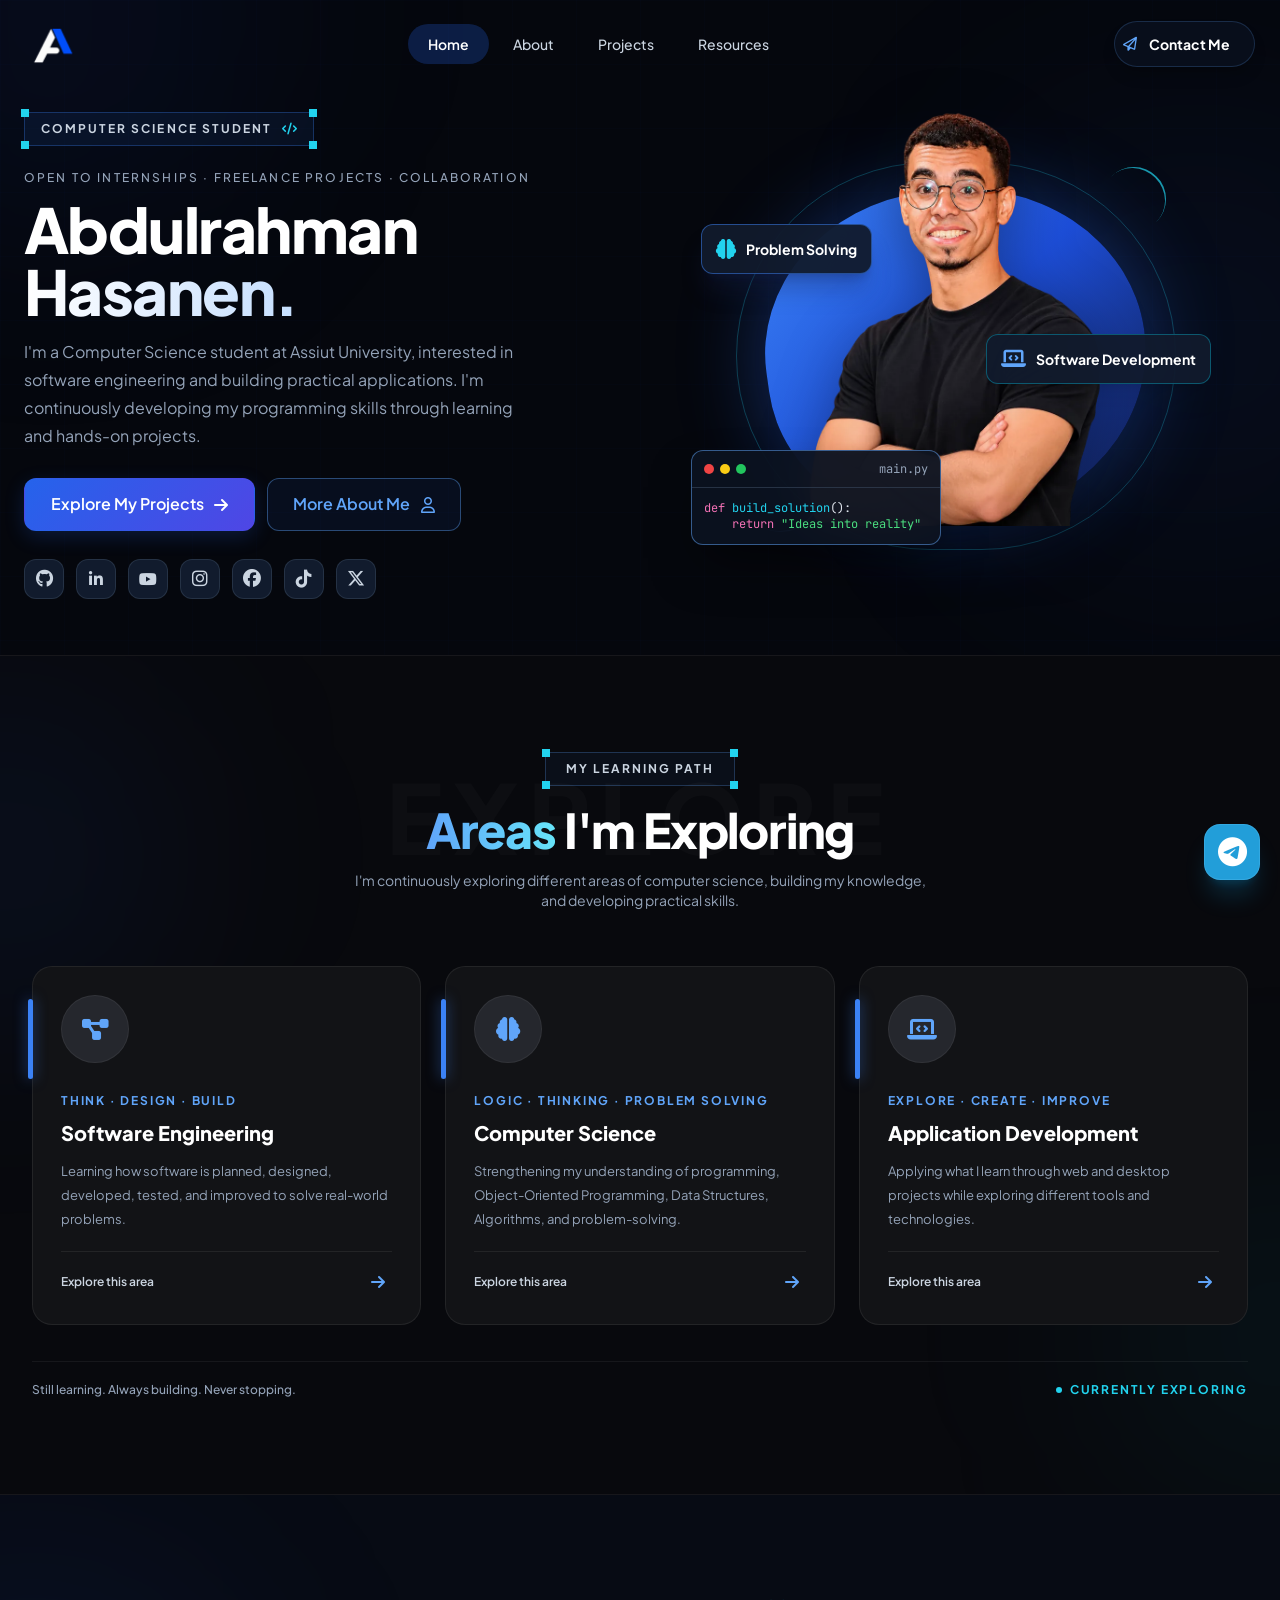
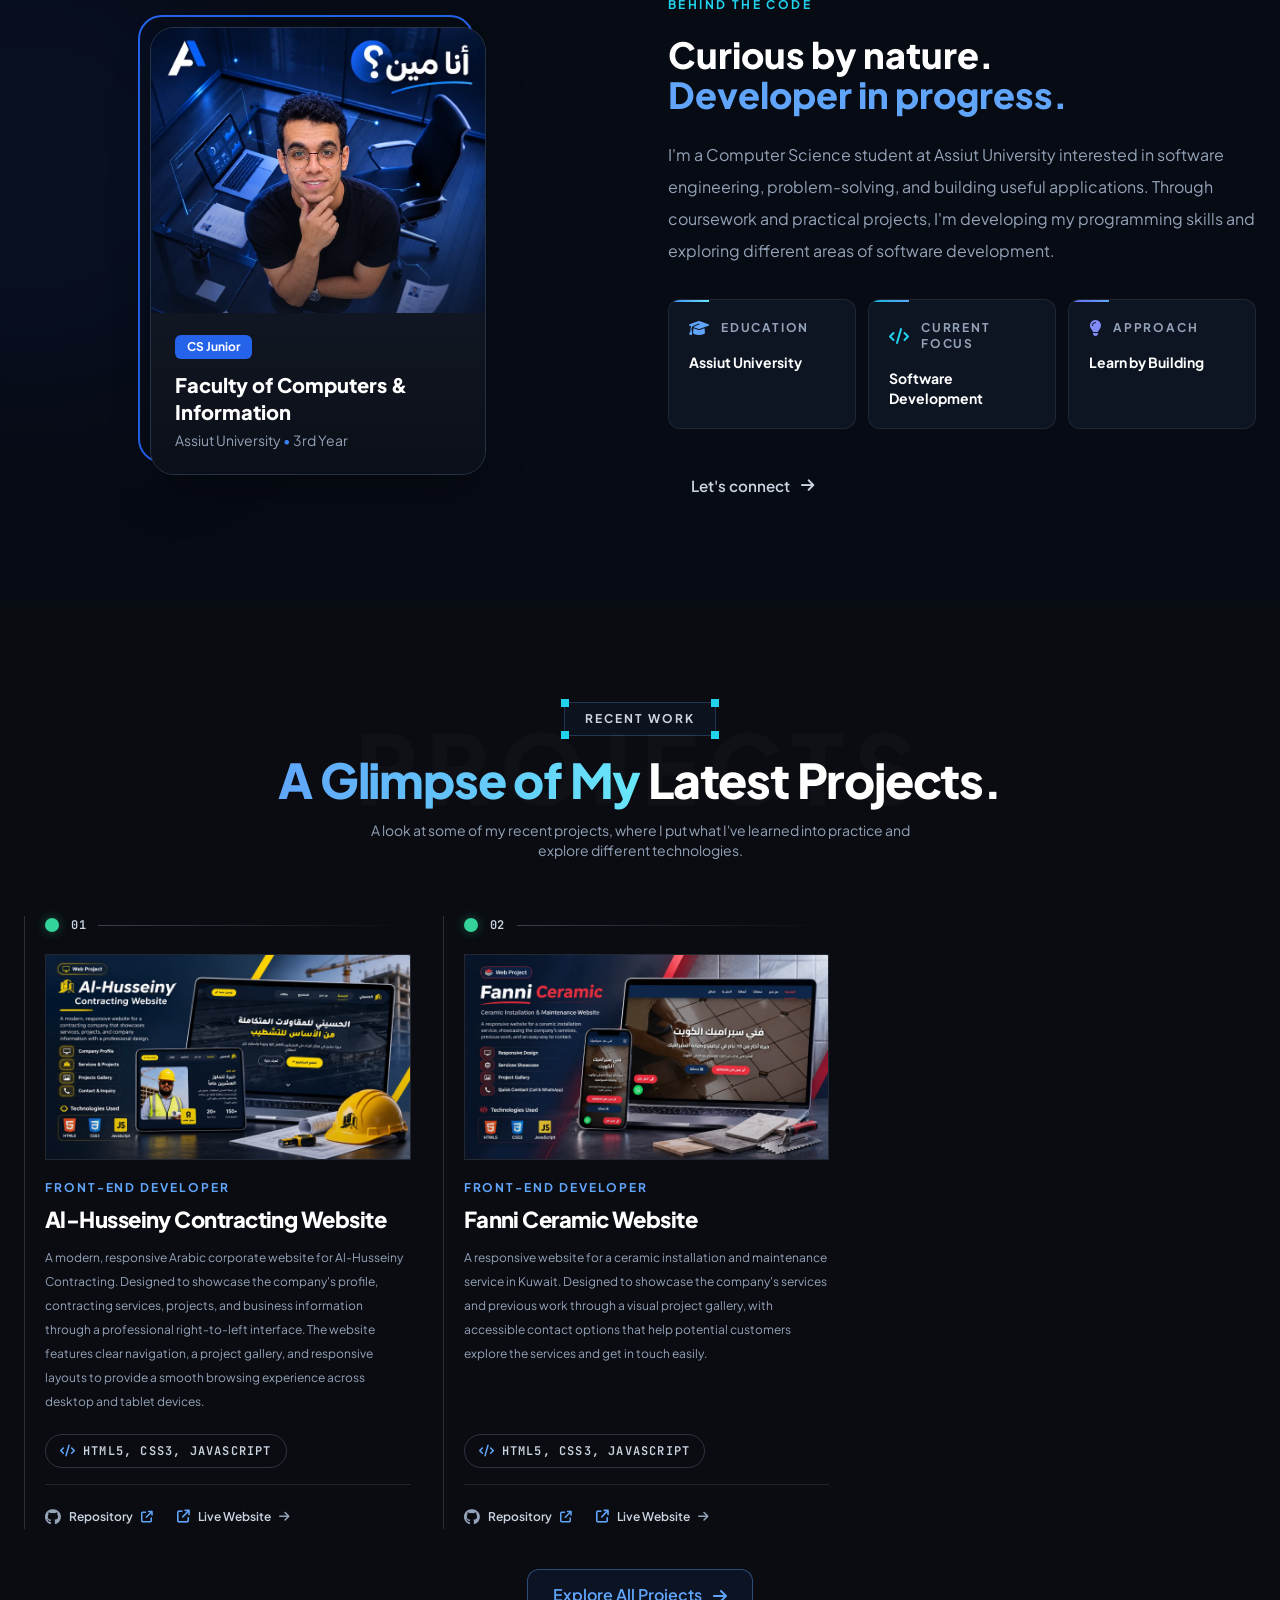
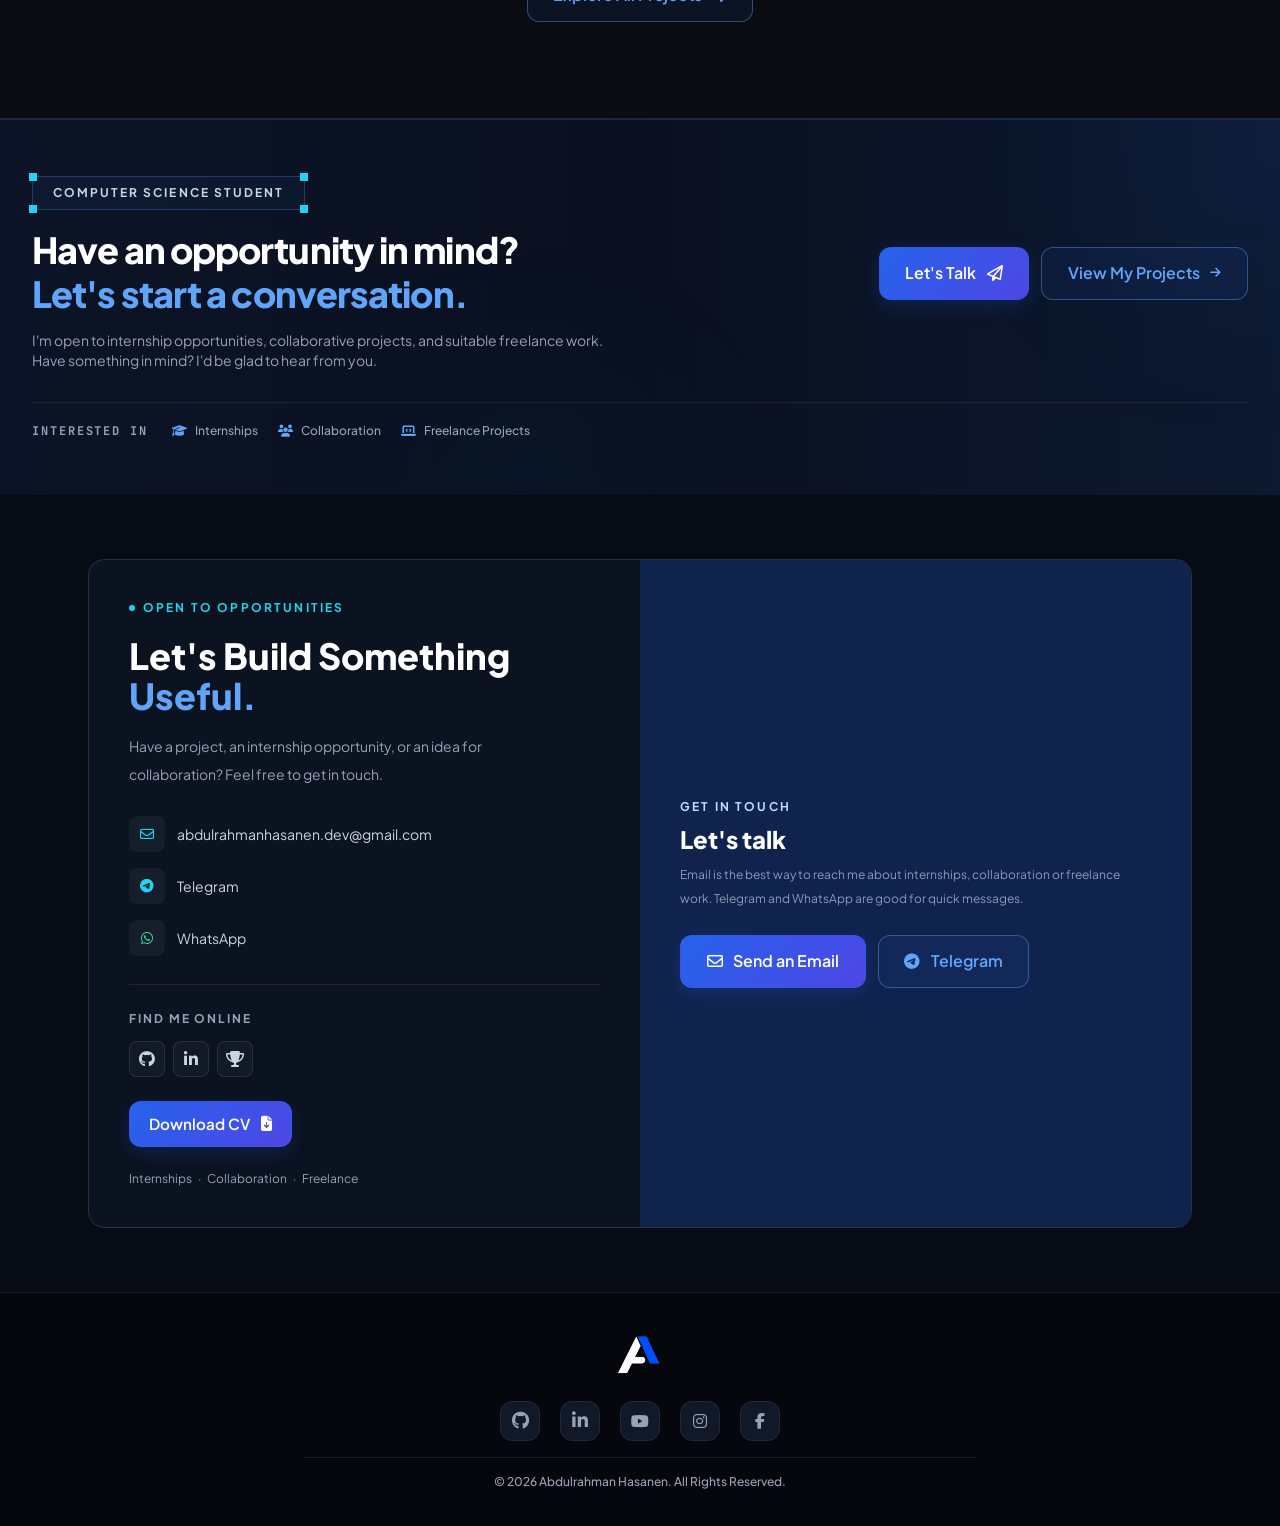
<file: index.html>
<!DOCTYPE html>
<html lang="en" class="scroll-smooth">

<head>
    <meta charset="UTF-8">
    <meta name="viewport" content="width=device-width, initial-scale=1.0">
    <title>Abdulrahman Hasanen</title>


    <!-- SEO / sharing -->
    <meta name="description"
        content="Portfolio of Abdulrahman Hasanen, Computer Science student at Assiut University. Web projects built with Python, Django, HTML, CSS and JavaScript.">
    <meta name="theme-color" content="#0B0D13">
    <link rel="canonical" href="https://abdulrahman-hasanen.github.io/abdulrahman-portfolio/">
    <meta property="og:type" content="website">
    <meta property="og:site_name" content="Abdulrahman Hasanen">
    <meta property="og:title" content="Abdulrahman Hasanen | Software Engineer">
    <meta property="og:description"
        content="Portfolio of Abdulrahman Hasanen, Computer Science student at Assiut University. Web projects built with Python, Django, HTML, CSS and JavaScript.">
    <meta property="og:url" content="https://abdulrahman-hasanen.github.io/abdulrahman-portfolio/">
    <meta property="og:image"
        content="https://abdulrahman-hasanen.github.io/abdulrahman-portfolio/assets/images/og-image.png">
    <meta name="twitter:card" content="summary_large_image">
    <script type="application/ld+json">
    {
      "@context": "https://schema.org",
      "@type": "Person",
      "name": "Abdulrahman Hasanen",
      "jobTitle": "Computer Science Student",
      "url": "https://abdulrahman-hasanen.github.io/abdulrahman-portfolio/",
      "affiliation": {"@type": "CollegeOrUniversity", "name": "Assiut University"},
      "sameAs": ["https://github.com/abdulrahman-hasanen", "https://www.linkedin.com/in/abdulrahman-hasanen"]
    }
    </script>

    <!-- Favicon -->
    <link rel="icon" type="image/png" href="./assets/images/favicon.png">
    <link rel="icon" href="./assets/images/favicon.ico" sizes="48x48 32x32 16x16">
    <link rel="apple-touch-icon" href="./assets/images/apple-touch-icon.png">

    <!-- Font Awesome Icons -->
    <link rel="stylesheet" href="https://cdnjs.cloudflare.com/ajax/libs/font-awesome/6.5.1/css/all.min.css">

    <link rel="stylesheet" href="./assets/css/navbar.css">
    <link rel="stylesheet" href="./assets/css/floating-actions.css">
    <link rel="stylesheet" href="./assets/css/scroll-reveal.css">

    <!-- Button Design System — loaded after Tailwind to allow intentional overrides -->
    <link rel="stylesheet" href="./assets/css/buttons.css">

    <!-- Tailwind (built locally, see README). Loaded last, same cascade the CDN build had. -->
    <link rel="stylesheet" href="./assets/css/tailwind.css">

    <!-- Google Fonts -->
    <link rel="preconnect" href="https://fonts.googleapis.com">
    <link rel="preconnect" href="https://fonts.gstatic.com" crossorigin>
    <link
        href="https://fonts.googleapis.com/css2?family=Plus+Jakarta+Sans:wght@300;400;500;600;700;800&family=JetBrains+Mono:wght@400;600&display=swap"
        rel="stylesheet">

</head>

<body class="bg-brand-dark text-slate-300 font-sans selection:bg-brand-blue selection:text-white antialiased">

    <a href="#main-content"
        class="sr-only focus:not-sr-only focus:fixed focus:left-4 focus:top-4 focus:z-[100] focus:rounded-lg focus:bg-brand-blue focus:px-4 focus:py-2 focus:text-sm focus:font-semibold focus:text-white">
        Skip to main content
    </a>

    <!-- Header / Navbar -->
    <header id="site-header" data-smart-header data-hidden="false"
        class="fixed inset-x-0 top-0 z-50 translate-y-0 opacity-100 transition-all duration-300 ease-out data-[hidden=true]:-translate-y-full data-[hidden=true]:opacity-0 data-[hidden=true]:pointer-events-none">
        <!-- Header Container -->
        <div id="header-shell" data-floating="false"
            class="mx-auto flex w-full max-w-7xl items-center justify-between gap-6 border border-transparent bg-transparent px-6 py-5 transition-all duration-300 ease-out data-[floating=true]:mt-3 data-[floating=true]:w-[calc(100%-2rem)] data-[floating=true]:max-w-6xl data-[floating=true]:rounded-2xl data-[floating=true]:border-blue-500/20 data-[floating=true]:bg-surface-2/90 data-[floating=true]:px-5 data-[floating=true]:py-3 data-[floating=true]:shadow-2xl data-[floating=true]:backdrop-blur-xl">

            <!-- Logo -->
            <a href="./index.html#home" class="group flex shrink-0 items-center"
                aria-label="Abdulrahman Hasanen - Home">
                <img width="240" height="180" src="./assets/images/logo.webp" alt="Abdulrahman Hasanen Logo"
                    class="block h-11 w-auto max-w-[150px] object-contain object-left">
            </a>

            <!-- Desktop Navigation -->
            <nav aria-label="Main navigation" class="hidden items-center gap-1 md:flex" aria-label="Main navigation">

                <a href="./index.html#home" data-nav="home" aria-current="page"
                    class="rounded-full bg-blue-600/25 text-white px-5 py-2.5 text-sm font-semibold transition-colors">
                    Home
                </a>

                <a href="./about.html" data-nav="about"
                    class="rounded-full text-slate-300 hover:bg-blue-600/25 hover:text-white px-5 py-2.5 text-sm font-medium transition-colors">
                    About
                </a>

                <a href="./index.html#projects" data-nav="projects"
                    class="rounded-full text-slate-300 hover:bg-blue-600/25 hover:text-white px-5 py-2.5 text-sm font-medium transition-colors">
                    Projects
                </a>

                <a href="./resources.html" data-nav="resources"
                    class="rounded-full text-slate-300 hover:bg-blue-600/25 hover:text-white px-5 py-2.5 text-sm font-medium transition-colors">
                    Resources
                </a>

            </nav>

            <!-- Contact Button -->
            <a href="./index.html#contact"
                class="group inline-flex items-center gap-3 rounded-full border border-blue-400/20 bg-[#080E1B] py-3 pl-2 pr-6 text-sm font-bold text-white shadow-lg shadow-black/20 transition-all duration-300 hover:bg-[#142746] hover:border-cyan-400/40 active:scale-[0.98] focus:outline-none focus:ring-2 focus:ring-cyan-400/50 disabled:cursor-not-allowed disabled:opacity-60">
                <i class="fa-regular fa-paper-plane text-blue-400"></i>
                Contact Me
            </a>

            <!-- Mobile Menu Button -->
            <button id="mobile-menu-toggle" type="button"
                class="flex h-11 w-11 flex-col items-center justify-center gap-[6px] rounded-xl border border-slate-700 bg-surface-3 transition-colors hover:border-blue-500 md:hidden"
                aria-label="Open navigation menu" aria-controls="mobile-menu" aria-expanded="false">
                <span class="h-[2px] w-5 rounded-full bg-white transition-all duration-300"></span>
                <span class="h-[2px] w-5 rounded-full bg-white transition-all duration-300"></span>
                <span class="h-[2px] w-3.5 rounded-full bg-white transition-all duration-300"></span>
            </button>

        </div>

        <!-- Mobile Navigation -->
        <div id="mobile-menu"
            class="absolute left-4 right-4 top-full mt-2 hidden overflow-hidden rounded-2xl border border-slate-700/80 bg-surface-2/95 p-3 shadow-2xl backdrop-blur-xl md:hidden">

            <nav class="flex flex-col gap-1" aria-label="Mobile navigation">

                <a href="./index.html#home" class="mobile-nav-link">
                    Home
                </a>

                <a href="./about.html" class="mobile-nav-link">
                    About
                </a>

                <a href="./index.html#projects" class="mobile-nav-link">
                    Projects
                </a>

                <a href="./resources.html" class="mobile-nav-link">
                    Resources
                </a>

                <a href="./index.html#contact" class="mobile-nav-link text-blue-400">
                    Contact Me <i class="fa-solid fa-arrow-up-right-from-square ml-2 text-xs"></i>
                </a>

            </nav>

        </div>

    </header>

    <!-- Main Content -->
    <main id="main-content" tabindex="-1" class="outline-none">
        <!-- =========================================================
     01. HERO SECTION
========================================================= -->
        <section id="home" class="relative isolate overflow-hidden bg-surface-0 text-white pt-20 pb-6 lg:pt-20">

            <!-- Background Grid -->
            <div class="pointer-events-none absolute inset-0 opacity-25
        [background-image:linear-gradient(rgba(37,99,236,0.07)_1px,transparent_1px),linear-gradient(90deg,rgba(37,99,236,0.07)_1px,transparent_1px)]
        [background-size:64px_64px]"></div>

            <!-- Ambient Lighting -->
            <div class="pointer-events-none absolute -left-40 -top-48 h-[420px] w-[420px]
        rounded-full bg-blue-700/[0.08] blur-[120px]"></div>

            <div class="pointer-events-none absolute -right-32 top-32 h-[420px] w-[420px]
        rounded-full bg-blue-600/[0.08] blur-[130px]"></div>


            <!-- Hero Container -->
            <div class="relative mx-auto grid max-w-7xl grid-cols-1 items-center
        gap-8 px-6 lg:grid-cols-2 lg:gap-8">

                <!-- LEFT: PERSONAL INTRODUCTION -->
                <div class="relative z-20 py-5 lg:py-8">

                    <!-- Introduction Badge -->
                    <div class="hero-enter hero-delay-1 inline-flex items-center gap-2.5
                    border border-blue-500/30 bg-blue-500/[0.08]
                    px-4 py-2 text-xs font-semibold tracking-wide text-blue-300">

                        <span class="absolute -left-1 -top-1 h-2 w-2 bg-cyan-400"></span>
                        <span class="absolute -right-1 -top-1 h-2 w-2 bg-cyan-400"></span>
                        <span class="absolute -bottom-1 -left-1 h-2 w-2 bg-cyan-400"></span>
                        <span class="absolute -bottom-1 -right-1 h-2 w-2 bg-cyan-400"></span>

                        <span class="relative z-10 text-xs font-bold uppercase tracking-[0.17em] text-slate-300">
                            COMPUTER SCIENCE STUDENT
                        </span>

                        <i class="fa-solid fa-code text-cyan-400"></i>

                    </div>


                    <!-- Education Label -->
                    <p class="hero-enter hero-delay-2 mb-3 mt-6 text-xs font-medium uppercase
                tracking-[0.18em] text-slate-400 sm:text-xs">
                        OPEN TO INTERNSHIPS · FREELANCE PROJECTS · COLLABORATION
                    </p>


                    <!-- Main Heading -->
                    <h1 class="hero-enter hero-delay-3 text-4xl font-extrabold leading-[1.08]
                tracking-tight text-white sm:text-5xl lg:text-[62px]">
                        Abdulrahman

                        <span class="block bg-gradient-to-r from-white via-blue-200 to-blue-500
                    bg-clip-text text-transparent">
                            Hasanen.
                        </span>
                    </h1>

                    <!-- Description -->
                    <p class="hero-enter hero-delay-5 mt-4 max-w-lg text-sm leading-7 text-slate-400
                sm:text-base sm:leading-7">
                        I'm a Computer Science student at Assiut University, interested in software engineering and
                        building
                        practical
                        applications. I'm continuously developing my programming skills through learning and hands-on
                        projects.
                    </p>


                    <!-- CTA Buttons -->
                    <div class="hero-enter hero-delay-6 mt-7 flex flex-wrap items-center gap-3">

                        <!-- Primary Button -->
                        <a href="#projects" class="btn btn--primary btn--lg">
                            Explore My Projects
                            <i class="fa-solid fa-arrow-right btn__icon"></i>
                        </a>

                        <!-- Secondary Button -->
                        <a href="#about" class="btn btn--secondary btn--lg">
                            More About Me
                            <i class="fa-regular fa-user btn__icon"></i>
                        </a>

                    </div>



                    <!-- Social Links -->
                    <div class="hero-enter hero-delay-7 mt-7 flex items-center gap-3">

                        <a href="https://github.com/abdulrahman-hasanen" target="_blank" rel="noopener noreferrer"
                            aria-label="GitHub" class="flex h-10 w-10 items-center justify-center
                    rounded-xl border border-slate-700/60 bg-surface-3
                    text-slate-300 transition-all duration-300
                    hover:border-blue-500 hover:bg-blue-600/20 hover:text-white">
                            <i class="fa-brands fa-github text-lg"></i>
                        </a>


                        <a href="https://www.linkedin.com/in/abdulrahman-hasanen" target="_blank"
                            rel="noopener noreferrer" aria-label="LinkedIn" class="flex h-10 w-10 items-center justify-center
                    rounded-xl border border-slate-700/60 bg-surface-3
                    text-slate-300 transition-all duration-300
                    hover:border-blue-500 hover:bg-blue-600/20 hover:text-white">
                            <i class="fa-brands fa-linkedin-in text-base"></i>
                        </a>

                        <a href="https://youtube.com/@abdulrahman-hasanen" target="_blank" rel="noopener noreferrer"
                            aria-label="YouTube" class="flex h-10 w-10 items-center justify-center
                                    rounded-xl border border-slate-700/60 bg-surface-3
                                    text-slate-300 transition-all duration-300
                                    hover:border-blue-500 hover:bg-blue-600/20 hover:text-white">
                            <i class="fa-brands fa-youtube text-base"></i>
                        </a>

                        <a href="https://instagram.com/abdulrahman.hasanen" target="_blank" rel="noopener noreferrer"
                            aria-label="Instagram" class="flex h-10 w-10 items-center justify-center
                                    rounded-xl border border-slate-700/60 bg-surface-3
                                    text-slate-300 transition-all duration-300
                                    hover:border-blue-500 hover:bg-blue-600/20 hover:text-white">
                            <i class="fa-brands fa-instagram text-lg"></i>
                        </a>

                        <a href="https://facebook.com/abdulrahman.hasanen" target="_blank" rel="noopener noreferrer"
                            aria-label="Facebook" class="flex h-10 w-10 items-center justify-center
                                                    rounded-xl border border-slate-700/60 bg-surface-3
                                                    text-slate-300 transition-all duration-300
                                                    hover:border-blue-500 hover:bg-blue-600/20 hover:text-white">
                            <i class="fa-brands fa-facebook text-lg"></i>
                        </a>


                        <a href="https://tiktok.com/@abdulrahman.hasanen" target="_blank" rel="noopener noreferrer"
                            aria-label="TikTok" class="flex h-10 w-10 items-center justify-center
                                    rounded-xl border border-slate-700/60 bg-surface-3
                                    text-slate-300 transition-all duration-300
                                    hover:border-blue-500 hover:bg-blue-600/20 hover:text-white">
                            <i class="fa-brands fa-tiktok text-lg"></i>
                        </a>

                        <a href="https://x.com/AbdulHasanen" target="_blank" rel="noopener noreferrer"
                            aria-label="Twitter" class="flex h-10 w-10 items-center justify-center
                                                    rounded-xl border border-slate-700/60 bg-surface-3
                                                    text-slate-300 transition-all duration-300
                                                    hover:border-blue-500 hover:bg-blue-600/20 hover:text-white">
                            <i class="fa-brands fa-x-twitter text-lg"></i>
                        </a>

                    </div>

                </div>


                <!-- RIGHT: PERSONAL PORTRAIT -->
                <div
                    class="hero-visual-enter group relative mx-auto flex min-h-[380px] w-full max-w-[500px] items-center justify-center sm:min-h-[420px] lg:min-h-[440px]">

                    <!-- Main Abstract Shape -->
                    <div class="absolute h-[76%] w-[76%] rotate-[-8deg]
                rounded-[47%_50%_50%_47%]
                bg-gradient-to-br from-blue-500 via-blue-700 to-[#101B48]
                shadow-[0_0_85px_rgba(37,99,236,0.4)] hero-glow
                transition-transform duration-700 ease-out
                group-hover:scale-[1.045]">
                    </div>


                    <!-- Outer Ring -->
                    <div class="absolute h-[88%] w-[88%] rounded-full
                border border-cyan-400/25"></div>


                    <!-- Decorative Elements -->
                    <div class="absolute right-[8%] top-[7%] h-16 w-16
                rotate-45 rounded-full border-t-2 border-cyan-400/70"></div>

                    <div class="absolute bottom-[10%] left-[7%] h-20 w-20
                -rotate-45 rounded-full border-b-2 border-blue-400/60"></div>


                    <!-- Portrait -->
                    <div data-reveal="left" class="relative z-10 flex h-[360px] w-full max-w-[600px]
                -translate-y-10
                items-end justify-center sm:h-[420px]">

                        <img width="900" height="900" src="./assets/images/pro.webp" alt="Abdulrahman Hasanen"
                            loading="eager" fetchpriority="high" decoding="async" draggable="false" class="h-full w-full object-contain object-bottom
                    drop-shadow-[0_15px_30px_rgba(0,0,0,0.35)]
                    transition-transform duration-700 ease-out
                    group-hover:scale-[1.025]">

                    </div>

                    <!-- Problem Solving Badge -->
                    <div class="absolute left-0 top-[20%] z-20 flex items-center
            gap-2.5 rounded-xl border border-blue-500/50 hero-float
            bg-surface-3/95 px-3.5 py-2.5 shadow-xl
            shadow-blue-950/30 backdrop-blur-xl sm:left-[-1%]">

                        <i class="fa-solid fa-brain text-xl text-cyan-400"></i>

                        <span class="text-xs font-bold text-white sm:text-sm">
                            Problem Solving
                        </span>

                    </div>

                    <!-- Software Development Badge -->
                    <div class="absolute right-0 top-[45%] z-20 flex items-center
            gap-2.5 rounded-xl border border-cyan-500/40 hero-float hero-float-delay
            bg-surface-3/95 px-3.5 py-2.5 shadow-xl
            backdrop-blur-xl sm:right-[-1%]">

                        <i class="fa-solid fa-laptop-code text-xl text-blue-400"></i>

                        <span class="text-xs font-bold text-white sm:text-sm">
                            Software Development
                        </span>

                    </div>

                    <!-- Code Editor Card -->
                    <div class="absolute bottom-[8%] left-0 z-20 w-[205px]
                overflow-hidden rounded-xl border border-blue-400/50 hero-float hero-float-slow
                bg-[#0B1220]/95 shadow-2xl shadow-black/50
                backdrop-blur-xl sm:bottom-[7%] sm:left-[-3%] sm:w-[250px]">

                        <!-- Editor Header -->
                        <div class="flex items-center gap-1.5 border-b
                    border-slate-700/70 px-3 py-2.5">
                            <span class="h-2.5 w-2.5 rounded-full bg-red-500"></span>
                            <span class="h-2.5 w-2.5 rounded-full bg-yellow-400"></span>
                            <span class="h-2.5 w-2.5 rounded-full bg-green-500"></span>

                            <span class="ml-auto font-mono text-xs text-slate-400">
                                main.py
                            </span>
                        </div>


                        <!-- Editor Code -->
                        <pre class="p-3 font-mono text-xs leading-5 text-slate-200 sm:text-xs"><code><span class="text-pink-400">def</span> <span class="text-cyan-400">build_solution</span>():
    <span class="text-pink-400">return</span> <span class="text-green-400">"Ideas into reality"</span></code></pre>

                    </div>

                </div>

            </div>


        </section>


        <!-- =========================================================
            02. AREAS I'M EXPLORING
        ========================================================= -->
        <section id="focus"
            class="relative isolate overflow-hidden border-y border-white/[0.06] bg-[#08090D] py-16 sm:py-20 lg:py-24">

            <!-- Background Lighting -->
            <div class="pointer-events-none absolute -left-40 top-10 h-80 w-80 rounded-full bg-blue-600/[0.09] blur-[120px]"
                aria-hidden="true"></div>

            <div class="pointer-events-none absolute -right-40 bottom-0 h-80 w-80 rounded-full bg-cyan-500/[0.07] blur-[120px]"
                aria-hidden="true"></div>



            <div class="relative mx-auto max-w-7xl px-5 sm:px-8">


                <!-- =============================================
                    SECTION HEADING
                ============================================== -->
                <div data-reveal="up" class="relative mx-auto mb-12 max-w-3xl text-center sm:mb-14">

                    <!-- Background Watermark -->
                    <span
                        class="pointer-events-none absolute left-1/2 top-4 -translate-x-1/2 select-none whitespace-nowrap text-6xl font-black uppercase tracking-widest text-white/[0.025] sm:text-8xl"
                        aria-hidden="true">
                        EXPLORE
                    </span>


                    <!-- Eyebrow -->
                    <div
                        class="relative mb-5 inline-flex items-center justify-center border border-blue-400/25 bg-blue-500/[0.05] px-5 py-2">

                        <span class="absolute -left-1 -top-1 h-2 w-2 bg-cyan-400"></span>
                        <span class="absolute -right-1 -top-1 h-2 w-2 bg-cyan-400"></span>
                        <span class="absolute -bottom-1 -left-1 h-2 w-2 bg-cyan-400"></span>
                        <span class="absolute -bottom-1 -right-1 h-2 w-2 bg-cyan-400"></span>

                        <span class="relative z-10 text-xs font-bold uppercase tracking-[0.17em] text-slate-300">
                            MY LEARNING PATH
                        </span>

                    </div>



                    <!-- Main Heading -->
                    <h2 class="relative text-3xl font-extrabold tracking-tight text-white sm:text-4xl lg:text-5xl">

                        <span class="bg-gradient-to-r from-blue-400 to-cyan-300 bg-clip-text text-transparent">
                            Areas
                        </span>

                        I'm Exploring

                    </h2>


                    <!-- Description -->
                    <p class="relative mx-auto mt-4 max-w-xl text-[13px] leading-7 text-slate-400 sm:text-sm">

                        I'm continuously exploring different areas of computer science,
                        building my knowledge, and developing practical skills.

                    </p>

                </div>



                <!-- =============================================
             AREAS GRID
        ============================================== -->
                <div class="grid grid-cols-1 gap-6 md:grid-cols-2 xl:grid-cols-3">



                    <!-- =====================================
                 CARD 01: SOFTWARE ENGINEERING
            ====================================== -->
                    <article data-reveal="up" data-reveal-delay="0"
                        class="group relative rounded-[20px] border border-white/[0.07] bg-[#121316] p-6 transition-all duration-300 hover:-translate-y-1 hover:border-blue-500/40 hover:bg-[#151923] hover:shadow-[0_15px_40px_rgba(37,99,235,0.10)] sm:p-7">

                        <!-- Side Accent -->
                        <span
                            class="absolute -left-[5px] top-8 h-20 w-[5px] rounded-full bg-blue-500 shadow-[0_0_14px_rgba(59,130,246,0.55)] transition-all duration-500 group-hover:h-24 group-hover:bg-cyan-400"
                            aria-hidden="true"></span>


                        <!-- Icon -->
                        <div
                            class="flex h-[68px] w-[68px] items-center justify-center rounded-full border border-white/[0.06] bg-[#25272D] text-blue-400 transition-all duration-300 group-hover:bg-blue-500/15 group-hover:text-cyan-300">

                            <i class="fa-solid fa-diagram-project text-2xl"></i>

                        </div>



                        <!-- Content -->
                        <div class="mt-6">

                            <span class="text-xs font-bold uppercase tracking-[0.15em] text-blue-400">
                                THINK · DESIGN · BUILD
                            </span>

                            <h3
                                class="mt-2 text-xl font-extrabold text-white transition-colors duration-300 group-hover:text-blue-300">
                                Software Engineering
                            </h3>

                            <p class="mt-3 min-h-[66px] text-[13px] leading-6 text-slate-400">
                                Learning how software is planned, designed,
                                developed, tested, and improved to solve
                                real-world problems.
                            </p>

                        </div>



                        <!-- Footer -->
                        <div class="mt-5 flex items-center justify-between border-t border-white/[0.07] pt-4">

                            <span
                                class="text-xs font-semibold text-slate-300 transition-colors duration-300 group-hover:text-blue-300">
                                Explore this area
                            </span>

                            <span
                                class="flex h-7 w-7 items-center justify-center rounded-full text-blue-400 transition-all duration-300 group-hover:translate-x-1 group-hover:bg-blue-500/10 group-hover:text-cyan-300">

                                <i class="fa-solid fa-arrow-right"></i>

                            </span>

                        </div>

                    </article>




                    <!-- =====================================
                 CARD 02: COMPUTER SCIENCE
            ====================================== -->
                    <article data-reveal="up" data-reveal-delay="120"
                        class="group relative rounded-[20px] border border-white/[0.07] bg-[#121316] p-6 transition-all duration-300 hover:-translate-y-1 hover:border-blue-500/40 hover:bg-[#151923] hover:shadow-[0_15px_40px_rgba(37,99,235,0.10)] sm:p-7">

                        <!-- Side Accent -->
                        <span
                            class="absolute -left-[5px] top-8 h-20 w-[5px] rounded-full bg-blue-500 shadow-[0_0_14px_rgba(59,130,246,0.55)] transition-all duration-500 group-hover:h-24 group-hover:bg-cyan-400"
                            aria-hidden="true"></span>


                        <!-- Icon -->
                        <div
                            class="flex h-[68px] w-[68px] items-center justify-center rounded-full border border-white/[0.06] bg-[#25272D] text-blue-400 transition-all duration-300 group-hover:bg-blue-500/15 group-hover:text-cyan-300">

                            <i class="fa-solid fa-brain text-2xl"></i>

                        </div>



                        <!-- Content -->
                        <div class="mt-6">

                            <span class="text-xs font-bold uppercase tracking-[0.15em] text-blue-400">
                                LOGIC · THINKING · PROBLEM SOLVING
                            </span>

                            <h3
                                class="mt-2 text-xl font-extrabold text-white transition-colors duration-300 group-hover:text-blue-300">
                                Computer Science
                            </h3>

                            <p class="mt-3 min-h-[66px] text-[13px] leading-6 text-slate-400">
                                Strengthening my understanding of programming,
                                Object-Oriented Programming, Data Structures,
                                Algorithms, and problem-solving.
                            </p>

                        </div>



                        <!-- Footer -->
                        <div class="mt-5 flex items-center justify-between border-t border-white/[0.07] pt-4">

                            <span
                                class="text-xs font-semibold text-slate-300 transition-colors duration-300 group-hover:text-blue-300">
                                Explore this area
                            </span>

                            <span
                                class="flex h-7 w-7 items-center justify-center rounded-full text-blue-400 transition-all duration-300 group-hover:translate-x-1 group-hover:bg-blue-500/10 group-hover:text-cyan-300">

                                <i class="fa-solid fa-arrow-right"></i>

                            </span>

                        </div>

                    </article>




                    <!-- =====================================
                 CARD 03: APPLICATION DEVELOPMENT
            ====================================== -->
                    <article data-reveal="up" data-reveal-delay="240"
                        class="group relative rounded-[20px] border border-white/[0.07] bg-[#121316] p-6 transition-all duration-300 hover:-translate-y-1 hover:border-blue-500/40 hover:bg-[#151923] hover:shadow-[0_15px_40px_rgba(37,99,235,0.10)] sm:p-7 md:col-span-2 xl:col-span-1">

                        <!-- Side Accent -->
                        <span
                            class="absolute -left-[5px] top-8 h-20 w-[5px] rounded-full bg-blue-500 shadow-[0_0_14px_rgba(59,130,246,0.55)] transition-all duration-500 group-hover:h-24 group-hover:bg-cyan-400"
                            aria-hidden="true"></span>


                        <!-- Icon -->
                        <div
                            class="flex h-[68px] w-[68px] items-center justify-center rounded-full border border-white/[0.06] bg-[#25272D] text-blue-400 transition-all duration-300 group-hover:bg-blue-500/15 group-hover:text-cyan-300">

                            <i class="fa-solid fa-laptop-code text-2xl"></i>

                        </div>



                        <!-- Content -->
                        <div class="mt-6">

                            <span class="text-xs font-bold uppercase tracking-[0.15em] text-blue-400">
                                EXPLORE · CREATE · IMPROVE
                            </span>

                            <h3
                                class="mt-2 text-xl font-extrabold text-white transition-colors duration-300 group-hover:text-blue-300">
                                Application Development
                            </h3>

                            <p class="mt-3 min-h-[66px] text-[13px] leading-6 text-slate-400">
                                Applying what I learn through web and desktop
                                projects while exploring different tools
                                and technologies.
                            </p>

                        </div>



                        <!-- Footer -->
                        <div class="mt-5 flex items-center justify-between border-t border-white/[0.07] pt-4">

                            <span
                                class="text-xs font-semibold text-slate-300 transition-colors duration-300 group-hover:text-blue-300">
                                Explore this area
                            </span>

                            <span
                                class="flex h-7 w-7 items-center justify-center rounded-full text-blue-400 transition-all duration-300 group-hover:translate-x-1 group-hover:bg-blue-500/10 group-hover:text-cyan-300">

                                <i class="fa-solid fa-arrow-right"></i>

                            </span>

                        </div>

                    </article>


                </div>



                <!-- Bottom Statement -->
                <div data-reveal="up"
                    class="mt-9 flex flex-wrap items-center justify-between gap-3 border-t border-white/[0.06] pt-5">

                    <p class="text-xs font-medium text-slate-400">
                        Still learning. Always building. Never stopping.
                    </p>

                    <span
                        class="inline-flex items-center gap-2 text-xs font-bold uppercase tracking-[0.15em] text-cyan-400">

                        <span class="h-1.5 w-1.5 animate-pulse rounded-full bg-cyan-400"></span>

                        CURRENTLY EXPLORING

                    </span>

                </div>

            </div>

        </section>

        <!-- =========================================================
            03. ABOUT PREVIEW
        ========================================================= -->
        <section id="about" class="relative overflow-hidden bg-surface-1 py-20 lg:py-24">

            <!-- Background Lighting -->
            <div class="pointer-events-none absolute -left-40 top-20
                h-96 w-96 rounded-full bg-blue-700/10 blur-[120px]"></div>


            <div class="relative mx-auto grid max-w-7xl grid-cols-1
                items-center gap-12 px-6 lg:grid-cols-2 lg:gap-14">

                <!-- About Image -->
                <!-- About Profile Card -->
                <div data-reveal="left" class="relative mx-auto w-full max-w-[360px] p-3">

                    <!-- Blue Offset Frame -->
                    <div class="absolute inset-3 -translate-x-3 -translate-y-3
                        rounded-[24px] border-2 border-blue-600">
                    </div>

                    <!-- Main Profile Card -->
                    <div class="relative z-10 overflow-hidden rounded-[24px]
                        border border-[#263247] bg-[#111722]
                        shadow-2xl shadow-black/30">

                        <!-- Profile Image -->
                        <div class="relative h-[270px] overflow-hidden sm:h-[285px]">

                            <img width="800" height="800" src="./assets/images/photo.webp" alt="Abdulrahman Hasanen"
                                loading="lazy" class="h-full w-full object-cover object-top">

                            <!-- Image Overlay -->
                            <div class="absolute inset-0
                                bg-gradient-to-b from-transparent
                                via-transparent to-[#111722]/50">
                            </div>

                        </div>

                        <!-- Profile Information -->
                        <div class="bg-gradient-to-b from-[#111722] to-[#0B0F18]
                            px-6 pb-6 pt-5">

                            <span class="inline-flex rounded-md bg-blue-600
                                px-3 py-1 text-xs font-bold text-white">
                                CS Junior
                            </span>

                            <h3 class="mt-3 text-xl font-extrabold leading-snug text-white">
                                Faculty of Computers & Information
                            </h3>

                            <p class="mt-1 text-sm text-slate-400">
                                Assiut University <span class="text-blue-500">•</span> 3rd Year
                            </p>

                        </div>

                    </div>

                </div>


                <!-- About Content -->
                <div data-reveal="right" class="mx-auto max-w-2xl lg:mx-0">

                    <span class="text-xs font-bold uppercase tracking-[0.2em]
                        text-cyan-400">
                        Behind The Code
                    </span>

                    <h2 class="mt-5 text-3xl font-extrabold leading-tight
                        text-white sm:text-4xl">
                        Curious by nature.

                        <span class="block text-blue-400">
                            Developer in progress.
                        </span>
                    </h2>

                    <p class="mt-6 leading-8 text-slate-400">
                        I'm a Computer Science student at Assiut University interested in software engineering,
                        problem-solving,
                        and building useful applications. Through coursework and practical projects, I'm developing my
                        programming skills and exploring different areas of software development.
                    </p>


                    <!-- About Information -->
                    <div class="mt-8 grid grid-cols-1 gap-3 sm:grid-cols-3">

                        <!-- Education -->
                        <div class="group relative overflow-hidden rounded-xl border border-white/[0.08]
                                    bg-[#0D1422] p-5 transition-all duration-300
                                    hover:-translate-y-1 hover:border-blue-400/30">

                            <div class="absolute left-0 top-0 h-[2px] w-10
                                        bg-gradient-to-r from-blue-500 to-cyan-300
                                        transition-all duration-500 group-hover:w-full">
                            </div>

                            <div class="flex items-center gap-3">
                                <i class="fa-solid fa-graduation-cap text-blue-400"></i>

                                <span class="text-xs font-bold uppercase tracking-[0.15em] text-slate-400">
                                    Education
                                </span>
                            </div>

                            <h3 class="mt-4 text-sm font-bold text-white">
                                Assiut University
                            </h3>
                        </div>


                        <!-- Current Focus -->
                        <div class="group relative overflow-hidden rounded-xl border border-white/[0.08]
                                    bg-[#0D1422] p-5 transition-all duration-300
                                    hover:-translate-y-1 hover:border-cyan-400/30">

                            <div class="absolute left-0 top-0 h-[2px] w-10
                                        bg-gradient-to-r from-cyan-500 to-blue-400
                                        transition-all duration-500 group-hover:w-full">
                            </div>

                            <div class="flex items-center gap-3">
                                <i class="fa-solid fa-code text-cyan-400"></i>

                                <span class="text-xs font-bold uppercase tracking-[0.15em] text-slate-400">
                                    Current Focus
                                </span>
                            </div>

                            <h3 class="mt-4 text-sm font-bold text-white">
                                Software Development
                            </h3>
                        </div>


                        <!-- Approach -->
                        <div class="group relative overflow-hidden rounded-xl border border-white/[0.08]
                                    bg-[#0D1422] p-5 transition-all duration-300
                                    hover:-translate-y-1 hover:border-indigo-400/30">

                            <div class="absolute left-0 top-0 h-[2px] w-10
                                        bg-gradient-to-r from-indigo-500 to-blue-400
                                        transition-all duration-500 group-hover:w-full">
                            </div>

                            <div class="flex items-center gap-3">
                                <i class="fa-solid fa-lightbulb text-indigo-400"></i>

                                <span class="text-xs font-bold uppercase tracking-[0.15em] text-slate-400">
                                    Approach
                                </span>
                            </div>

                            <h3 class="mt-4 text-sm font-bold text-white">
                                Learn by Building
                            </h3>
                        </div>

                    </div>


                    <a href="#contact" class="btn btn--ghost mt-8">
                        Let's connect
                        <i class="fa-solid fa-arrow-right"></i>
                    </a>

                </div>

            </div>

        </section>



        <!-- =========================================================
            04. FEATURED PROJECTS
        ========================================================= -->
        <section id="projects" class="border-b border-brand-border bg-brand-dark/50 py-16 sm:py-20 lg:py-24">

            <div class="mx-auto max-w-7xl px-5 sm:px-6">

                <!-- Section Heading -->
                <!-- =============================================
                     SECTION HEADING
                ============================================== -->
                <div data-reveal="up" class="relative mx-auto mb-12 max-w-3xl text-center sm:mb-14">

                    <!-- Background Watermark -->
                    <span
                        class="pointer-events-none absolute left-1/2 top-4 -translate-x-1/2 select-none whitespace-nowrap text-6xl font-black uppercase tracking-widest text-white/[0.025] sm:text-8xl"
                        aria-hidden="true">
                        PROJECTS
                    </span>


                    <!-- Eyebrow -->
                    <div
                        class="relative mb-5 inline-flex items-center justify-center border border-blue-400/25 bg-blue-500/[0.05] px-5 py-2">

                        <span class="absolute -left-1 -top-1 h-2 w-2 bg-cyan-400"></span>
                        <span class="absolute -right-1 -top-1 h-2 w-2 bg-cyan-400"></span>
                        <span class="absolute -bottom-1 -left-1 h-2 w-2 bg-cyan-400"></span>
                        <span class="absolute -bottom-1 -right-1 h-2 w-2 bg-cyan-400"></span>

                        <span class="relative z-10 text-xs font-bold uppercase tracking-[0.17em] text-slate-300">
                            RECENT WORK
                        </span>

                    </div>



                    <!-- Main Heading -->
                    <h2 class="relative text-3xl font-extrabold tracking-tight text-white sm:text-4xl lg:text-5xl">

                        <span class="bg-gradient-to-r from-blue-400 to-cyan-300 bg-clip-text text-transparent">
                            A Glimpse of My
                        </span>

                        Latest Projects.

                    </h2>


                    <!-- Description -->
                    <p class="relative mx-auto mt-4 max-w-xl text-[13px] leading-7 text-slate-400 sm:text-sm">

                        A look at some of my recent projects, where I put what I've learned
                        into practice and explore different technologies.
                    </p>

                </div>




                <!-- Projects Grid -->
                <div id="projects-container" data-limit="3"
                    class="grid grid-cols-1 gap-6 md:grid-cols-2 lg:grid-cols-3"><noscript>
                        <p class="col-span-full text-sm text-slate-400">Projects load with JavaScript. You can also see
                            them on <a class="text-blue-400 underline"
                                href="https://github.com/abdulrahman-hasanen">GitHub</a>.</p>
                    </noscript>
                    <!-- Project cards rendered dynamically via assets/js/projects.js -->
                </div>



                <!-- All Projects Link -->
                <div class="mt-10 text-center">

                    <a href="./about.html#about-projects" class="btn btn--secondary btn--lg">

                        Explore All Projects

                        <i class="fa-solid fa-arrow-right btn__icon"></i>

                    </a>

                </div>

            </div>

        </section>




        <!-- =========================================================
     05. OPEN TO OPPORTUNITIES
========================================================= -->
        <section id="contact-cta"
            class="relative isolate overflow-hidden border-t border-blue-500/20 bg-gradient-to-r from-[#0B1426] via-[#0A1020] to-[#0D1930] py-12 sm:py-14">

            <!-- Background Lighting -->
            <div class="pointer-events-none absolute -right-24 -top-28 h-64 w-64 rounded-full bg-blue-600/[0.10] blur-[100px]"
                aria-hidden="true"></div>

            <div class="pointer-events-none absolute -bottom-32 left-1/3 h-56 w-56 rounded-full bg-cyan-500/[0.06] blur-[100px]"
                aria-hidden="true"></div>


            <div class="relative mx-auto max-w-7xl px-5 sm:px-8">

                <!-- Main Content -->
                <div class="flex flex-col justify-between gap-7 lg:flex-row lg:items-center lg:gap-10">

                    <!-- Text -->
                    <div data-reveal="left" class="max-w-2xl">

                        <div
                            class="relative mb-5 inline-flex items-center justify-center border border-blue-400/25 bg-blue-500/[0.05] px-5 py-2">

                            <span class="absolute -left-1 -top-1 h-2 w-2 bg-cyan-400"></span>
                            <span class="absolute -right-1 -top-1 h-2 w-2 bg-cyan-400"></span>
                            <span class="absolute -bottom-1 -left-1 h-2 w-2 bg-cyan-400"></span>
                            <span class="absolute -bottom-1 -right-1 h-2 w-2 bg-cyan-400"></span>

                            <span class="relative z-10 text-xs font-bold uppercase tracking-[0.17em] text-slate-300">
                                COMPUTER SCIENCE STUDENT
                            </span>
                        </div>


                        <h2
                            class="text-2xl font-extrabold leading-tight tracking-tight text-white sm:text-3xl lg:text-4xl">

                            Have an opportunity in mind?

                            <span class="block mt-1 text-blue-400">
                                Let's start a conversation.
                            </span>

                        </h2>


                        <p class="mt-4 max-w-xl text-[13px] leading-7 text-slate-400 sm:text-sm">
                            I'm open to internship opportunities, collaborative projects,
                            and suitable freelance work. Have something in mind?
                            I'd be glad to hear from you.
                        </p>

                    </div>



                    <!-- Actions -->
                    <div data-reveal="right" class="flex shrink-0 flex-wrap items-center gap-3">

                        <!-- Contact Button -->
                        <a href="mailto:abdulrahmanhasanen.dev@gmail.com" class="btn btn--primary btn--lg">

                            Let's Talk

                            <i class="fa-regular fa-paper-plane btn__icon"></i>

                        </a>


                        <!-- Projects Button -->
                        <a href="#projects" class="btn btn--secondary btn--lg">

                            View My Projects

                            <i class="fa-solid fa-arrow-right text-xs text-blue-400 btn__icon"></i>

                        </a>

                    </div>

                </div>



                <!-- Opportunity Types -->
                <div data-reveal="up"
                    class="mt-8 flex flex-wrap items-center gap-x-6 gap-y-3 border-t border-white/[0.07] pt-5">

                    <span class="font-mono text-xs font-bold uppercase tracking-[0.16em] text-slate-400">
                        INTERESTED IN
                    </span>


                    <div class="flex flex-wrap items-center gap-x-5 gap-y-3">

                        <span class="inline-flex items-center gap-2 text-xs font-medium text-slate-400">

                            <i class="fa-solid fa-graduation-cap text-blue-400"></i>

                            Internships

                        </span>


                        <span class="inline-flex items-center gap-2 text-xs font-medium text-slate-400">

                            <i class="fa-solid fa-users text-blue-400"></i>

                            Collaboration

                        </span>


                        <span class="inline-flex items-center gap-2 text-xs font-medium text-slate-400">

                            <i class="fa-solid fa-laptop-code text-blue-400"></i>

                            Freelance Projects

                        </span>

                    </div>

                </div>

            </div>

        </section>


        <!-- =========================================================
     05. CONTACT SECTION
========================================================= -->
        <section id="contact" class="relative overflow-hidden bg-surface-1 py-14 sm:py-16">

            <div class="relative mx-auto max-w-6xl px-5 sm:px-6">

                <div class="grid overflow-hidden rounded-2xl border border-[#263247] bg-[#0B1220] lg:grid-cols-2">


                    <!-- =============================================
                 LEFT: CONTACT INFORMATION
            ============================================== -->
                    <div data-reveal="left" class="flex flex-col justify-center p-6 sm:p-8 lg:p-10">

                        <!-- Small Label -->
                        <span
                            class="inline-flex items-center gap-2 text-xs font-bold uppercase tracking-[0.18em] text-cyan-400">

                            <span class="h-1.5 w-1.5 rounded-full bg-cyan-400"></span>

                            OPEN TO OPPORTUNITIES

                        </span>


                        <!-- Heading -->
                        <h2 class="mt-5 max-w-md text-3xl font-black leading-tight text-white sm:text-4xl">

                            Let's Build Something

                            <span class="text-blue-400">
                                Useful.
                            </span>

                        </h2>


                        <!-- Description -->
                        <p class="mt-4 max-w-md text-sm leading-7 text-slate-400">
                            Have a project, an internship opportunity, or an idea
                            for collaboration? Feel free to get in touch.
                        </p>



                        <!-- Contact Details -->
                        <div class="mt-7 space-y-4">


                            <!-- Email -->
                            <a href="mailto:abdulrahmanhasanen.dev@gmail.com"
                                class="group flex items-center gap-3 text-sm text-slate-300 transition-colors hover:text-cyan-300">

                                <span
                                    class="flex h-9 w-9 shrink-0 items-center justify-center rounded-lg bg-white/[0.05] text-cyan-400 transition-colors group-hover:bg-cyan-400/10">
                                    <i class="fa-regular fa-envelope"></i>
                                </span>

                                <span>
                                    abdulrahmanhasanen.dev@gmail.com
                                </span>

                            </a>



                            <!-- Telegram -->
                            <a href="https://t.me/AbdulrahmanHasanen" target="_blank" rel="noopener noreferrer"
                                class="group flex items-center gap-3 text-sm text-slate-300 transition-colors hover:text-cyan-300">

                                <span
                                    class="flex h-9 w-9 shrink-0 items-center justify-center rounded-lg bg-white/[0.05] text-cyan-400 transition-colors group-hover:bg-cyan-400/10">
                                    <i class="fa-brands fa-telegram"></i>
                                </span>

                                <span>
                                    Telegram
                                </span>

                            </a>



                            <!-- WhatsApp -->
                            <a href="https://wa.me/201063746073" target="_blank" rel="noopener noreferrer"
                                class="group flex items-center gap-3 text-sm text-slate-300 transition-colors hover:text-emerald-300">

                                <span
                                    class="flex h-9 w-9 shrink-0 items-center justify-center rounded-lg bg-white/[0.05] text-emerald-400 transition-colors group-hover:bg-emerald-400/10">
                                    <i class="fa-brands fa-whatsapp"></i>
                                </span>

                                <span>
                                    WhatsApp
                                </span>

                            </a>

                        </div>



                        <!-- Social Links -->
                        <div class="mt-7 border-t border-white/[0.08] pt-5">

                            <span class="text-xs font-bold uppercase tracking-[0.16em] text-slate-400">
                                Find Me Online
                            </span>


                            <div class="mt-3 flex items-center gap-2">


                                <!-- GitHub -->
                                <a href="https://github.com/abdulrahman-hasanen" target="_blank"
                                    rel="noopener noreferrer" aria-label="GitHub" title="GitHub"
                                    class="flex h-9 w-9 items-center justify-center rounded-lg border border-white/10 bg-white/[0.03] text-slate-300 transition-all hover:border-blue-400/40 hover:bg-blue-500/10 hover:text-blue-400">
                                    <i class="fa-brands fa-github"></i>
                                </a>


                                <!-- LinkedIn -->
                                <a href="https://www.linkedin.com/in/abdulrahman-hasanen" target="_blank"
                                    rel="noopener noreferrer" aria-label="LinkedIn" title="LinkedIn"
                                    class="flex h-9 w-9 items-center justify-center rounded-lg border border-white/10 bg-white/[0.03] text-slate-300 transition-all hover:border-blue-400/40 hover:bg-blue-500/10 hover:text-blue-400">
                                    <i class="fa-brands fa-linkedin-in"></i>
                                </a>


                                <!-- Codeforces -->
                                <a href="https://codeforces.com/profile/3bdohasanen" target="_blank"
                                    rel="noopener noreferrer" aria-label="Codeforces" title="Codeforces"
                                    class="flex h-9 w-9 items-center justify-center rounded-lg border border-white/10 bg-white/[0.03] text-slate-300 transition-all hover:border-blue-400/40 hover:bg-blue-500/10 hover:text-blue-400">
                                    <i class="fa-solid fa-trophy"></i>
                                </a>

                            </div>

                        </div>



                        <!-- CV Download -->
                        <div class="mt-6">

                            <a href="./assets/files/Abdulrahman_Hasanen_Full_Stack_Intern_CV.pdf"
                                download="Abdulrahman_Hasanen_Full_Stack_Intern_CV.pdf"
                                class="btn btn--primary btn--md">

                                Download CV

                                <i class="fa-solid fa-file-arrow-down btn__icon"></i>
                            </a>

                        </div>


                        <!-- Availability -->
                        <p class="mt-6 text-xs text-slate-400">
                            Internships <span class="mx-1 text-blue-400">·</span>
                            Collaboration <span class="mx-1 text-blue-400">·</span>
                            Freelance
                        </p>

                    </div>



                    <!-- =============================================
                 RIGHT: GET IN TOUCH
            ============================================== -->
                    <div data-reveal="right" class="flex flex-col justify-center bg-[#10234D] p-6 sm:p-8 lg:p-10">

                        <span class="text-xs font-bold uppercase tracking-[0.18em] text-blue-200">
                            GET IN TOUCH
                        </span>

                        <h3 class="mt-2 text-2xl font-extrabold text-white">
                            Let's talk
                        </h3>

                        <p class="mt-2 text-xs leading-6 text-blue-100/60">
                            Email is the best way to reach me about internships, collaboration or freelance work.
                            Telegram and WhatsApp are good for quick messages.
                        </p>

                        <div class="mt-6 flex flex-wrap gap-3">
                            <a href="mailto:abdulrahmanhasanen.dev@gmail.com" class="btn btn--primary btn--lg">
                                <i class="fa-regular fa-envelope"></i>
                                Send an Email
                            </a>
                            <a href="https://t.me/AbdulrahmanHasanen" target="_blank" rel="noopener noreferrer"
                                class="btn btn--secondary btn--lg">
                                <i class="fa-brands fa-telegram"></i>
                                Telegram
                            </a>
                        </div>

                    </div>

                </div>

            </div>

        </section>
    </main>

    <!-- Footer -->
    <footer class="border-t border-slate-800/70 bg-surface-0">

        <div class="mx-auto flex max-w-7xl flex-col items-center px-6 py-9">

            <!-- Logo -->
            <a href="./index.html#home" aria-label="Abdulrahman Hasanen Home"
                class="inline-flex items-center justify-center">
                <img width="240" height="180" src="./assets/images/logo.webp" alt="Abdulrahman Hasanen"
                    class="block h-12 w-auto max-w-[160px] object-contain" loading="lazy">
            </a>

            <!-- Social Accounts -->
            <div class="mt-6 flex items-center justify-center gap-5">

                <!-- GitHub -->
                <a href="https://github.com/abdulrahman-hasanen" target="_blank" rel="noopener noreferrer"
                    aria-label="GitHub" title="GitHub"
                    class="flex h-10 w-10 items-center justify-center rounded-xl border border-slate-800 bg-[#111827] text-slate-400 transition-all duration-300 hover:border-blue-500/50 hover:bg-blue-600/10 hover:text-white">
                    <i class="fa-brands fa-github text-lg"></i>
                </a>

                <!-- LinkedIn -->
                <a href="https://www.linkedin.com/in/abdulrahman-hasanen" target="_blank" rel="noopener noreferrer"
                    aria-label="LinkedIn" title="LinkedIn"
                    class="flex h-10 w-10 items-center justify-center rounded-xl border border-slate-800 bg-[#111827] text-slate-400 transition-all duration-300 hover:border-blue-500/50 hover:bg-blue-600/10 hover:text-blue-400">
                    <i class="fa-brands fa-linkedin-in text-lg"></i>
                </a>

                <!-- YouTube -->
                <a href="https://youtube.com/@abdulrahman-hasanen" target="_blank" rel="noopener noreferrer"
                    aria-label="YouTube" title="YouTube"
                    class="flex h-10 w-10 items-center justify-center rounded-xl border border-slate-800 bg-[#111827] text-slate-400 transition-all duration-300 hover:border-blue-500/50 hover:bg-blue-600/10 hover:text-white">
                    <i class="fa-brands fa-youtube text-base"></i>
                </a>

                <!-- Instagram -->
                <a href="https://instagram.com/abdulrahman.hasanen" target="_blank" rel="noopener noreferrer"
                    aria-label="Instagram" title="Instagram"
                    class="flex h-10 w-10 items-center justify-center rounded-xl border border-slate-800 bg-[#111827] text-slate-400 transition-all duration-300 hover:border-blue-500/50 hover:bg-blue-600/10 hover:text-white">
                    <i class="fa-brands fa-instagram text-base"></i>
                </a>

                <!-- Facebook -->
                <a href="https://facebook.com/abdulrahman.hasanen" target="_blank" rel="noopener noreferrer"
                    aria-label="Facebook" title="Facebook"
                    class="flex h-10 w-10 items-center justify-center rounded-xl border border-slate-800 bg-[#111827] text-slate-400 transition-all duration-300 hover:border-blue-500/50 hover:bg-blue-600/10 hover:text-white">
                    <i class="fa-brands fa-facebook-f text-base"></i>
                </a>

            </div>

            <!-- Divider -->
            <div class="my-4 h-px w-full max-w-2xl bg-slate-800/70"></div>

            <!-- Copyright -->
            <p class="text-center text-xs font-medium text-slate-400">
                © 2026 Abdulrahman Hasanen. All Rights Reserved.
            </p>

        </div>

    </footer>

    <!-- Floating Actions -->
    <div id="floating-actions" class="fixed bottom-5 right-5 z-[60] flex flex-col items-center gap-3">

        <!-- Back To Top -->
        <button id="back-to-top" type="button" disabled aria-label="Back to top" aria-hidden="true" data-visible="false"
            class="floating-action group relative flex h-12 w-12
            translate-y-3 pointer-events-none items-center justify-center
            rounded-2xl border border-blue-500/30 bg-surface-3/95
            text-blue-400 opacity-0 shadow-xl shadow-black/30
            backdrop-blur-xl transition-all duration-300
            hover:-translate-y-1 hover:border-blue-400
            hover:bg-blue-600 hover:text-white
            data-[visible=true]:pointer-events-auto
            data-[visible=true]:translate-y-0
            data-[visible=true]:opacity-100">
            <i class="fa-solid fa-arrow-up text-lg"></i>
        </button>

        <!-- Telegram -->
        <a href="https://t.me/AbdulrahmanHasanen" target="_blank" rel="noopener noreferrer"
            aria-label="Contact me on Telegram" title="Chat with me on Telegram" class="floating-action group relative flex h-14 w-14
            items-center justify-center rounded-2xl
            border border-sky-300/20 bg-[#229ED9]
            text-white shadow-xl shadow-sky-500/20
            transition-all duration-300
            hover:-translate-y-1 hover:scale-105
            hover:bg-[#168AC4] hover:shadow-sky-500/40">
            <i class="fa-brands fa-telegram text-3xl"></i>
        </a>

    </div>

    <!-- Scripts -->
    <script src="./assets/js/navbar.js" defer></script>
    <script src="./assets/js/floating-actions.js" defer></script>
    <script src="./assets/js/scroll-reveal.js" defer></script>
    <script src="./assets/js/projects-data.js" defer></script>
    <script src="./assets/js/projects.js" defer></script>

</body>

</html>
</file>
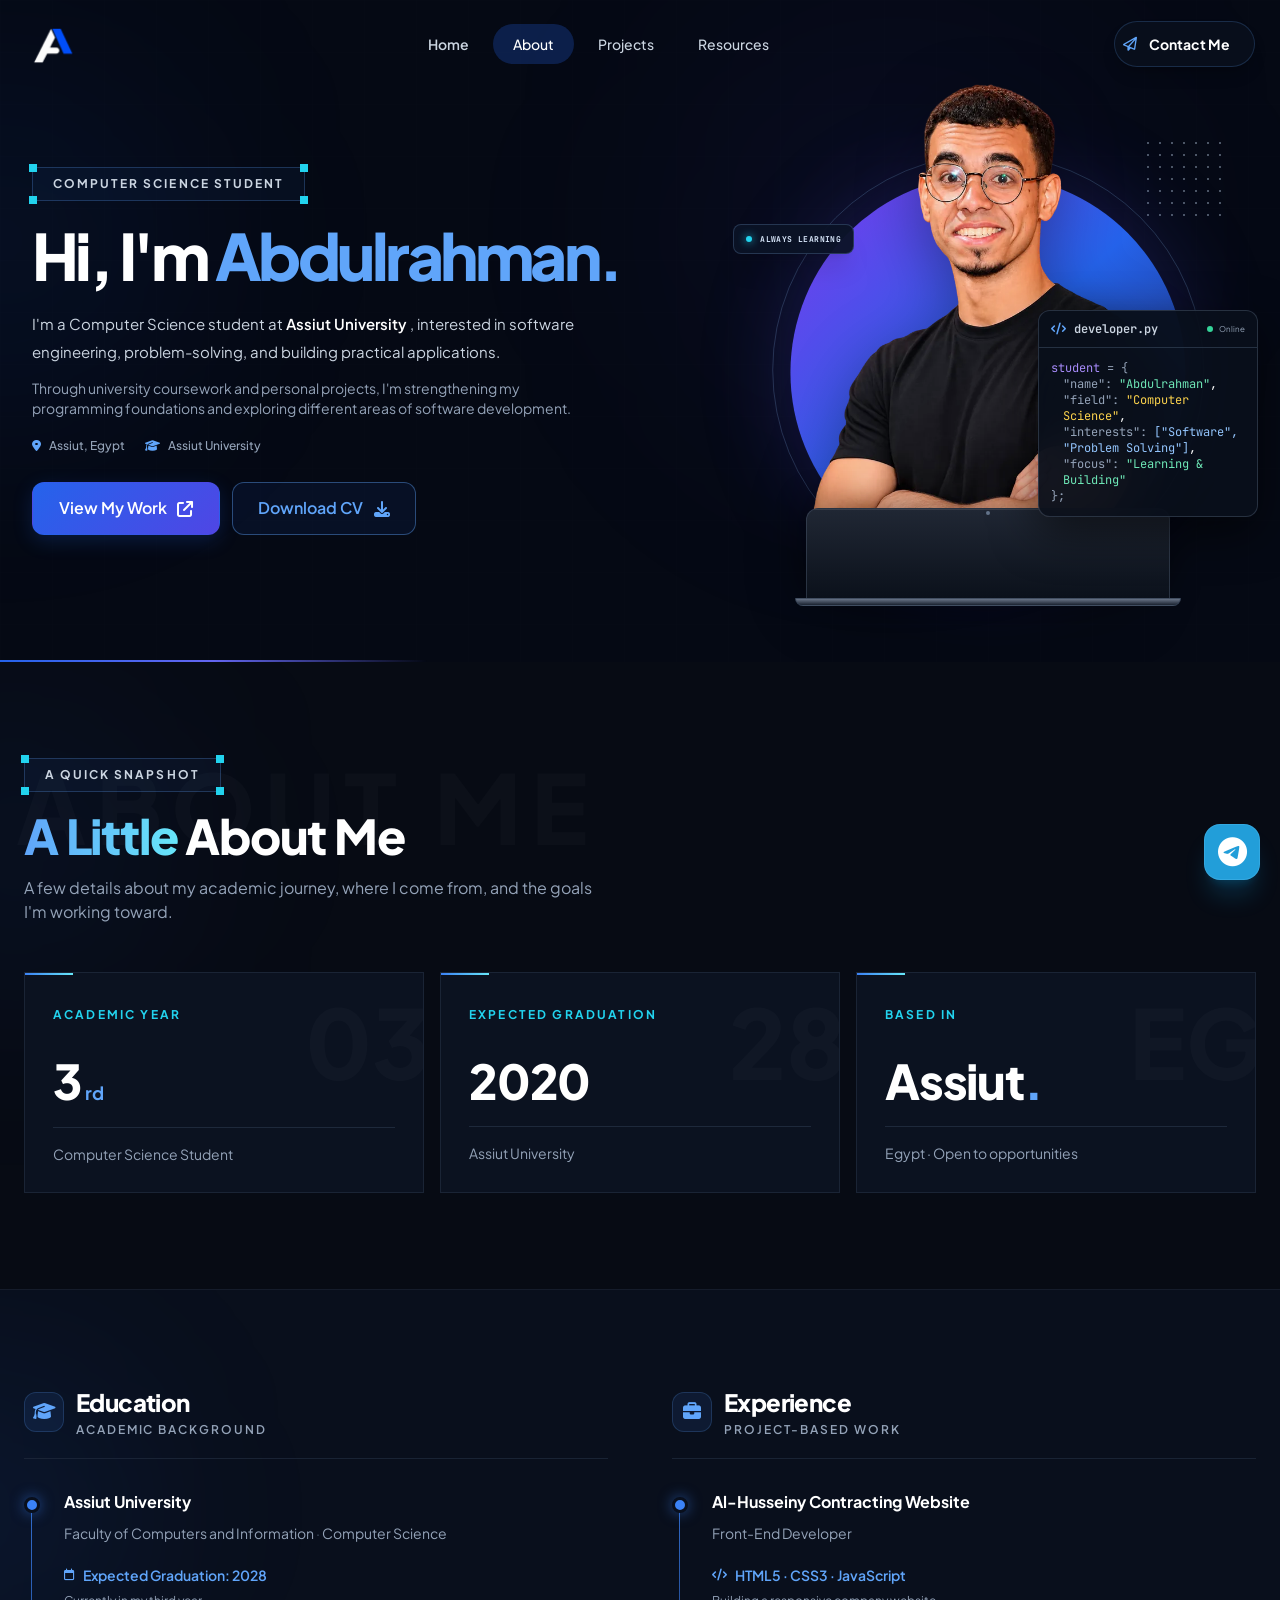
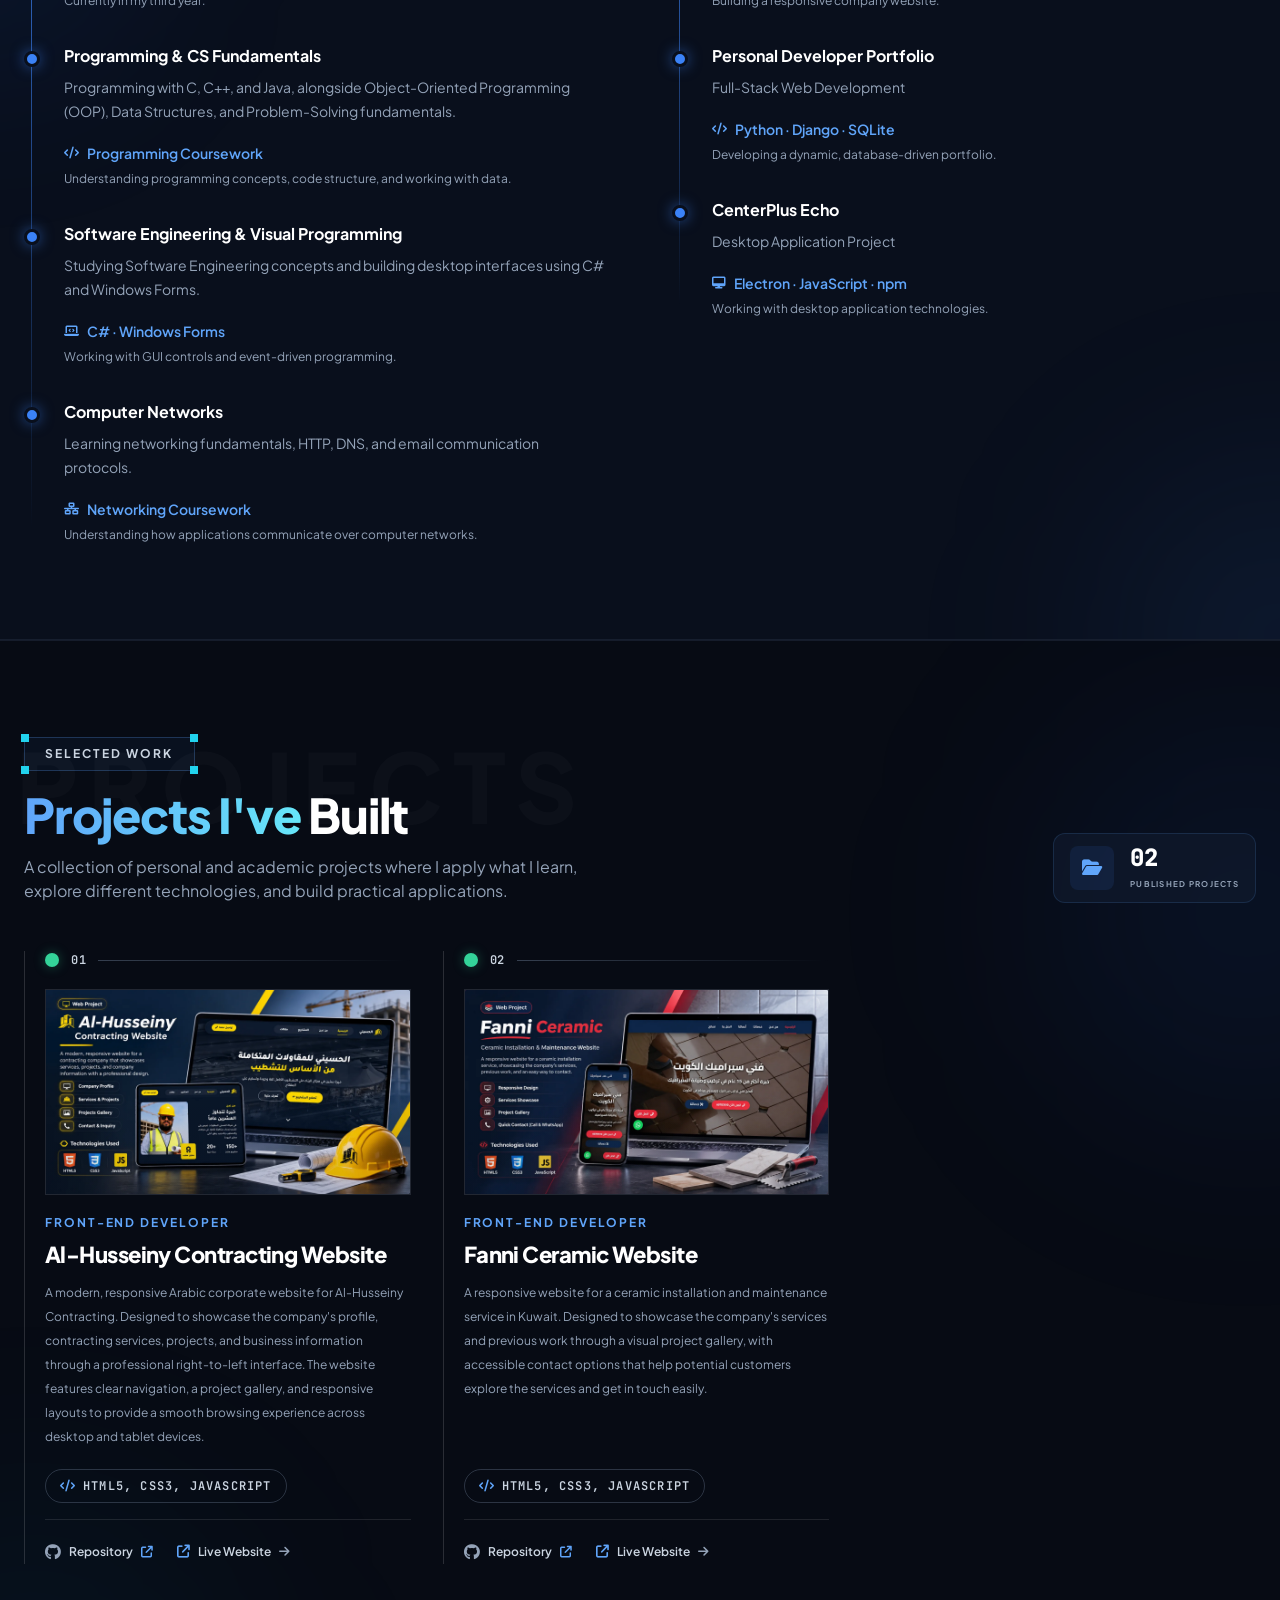
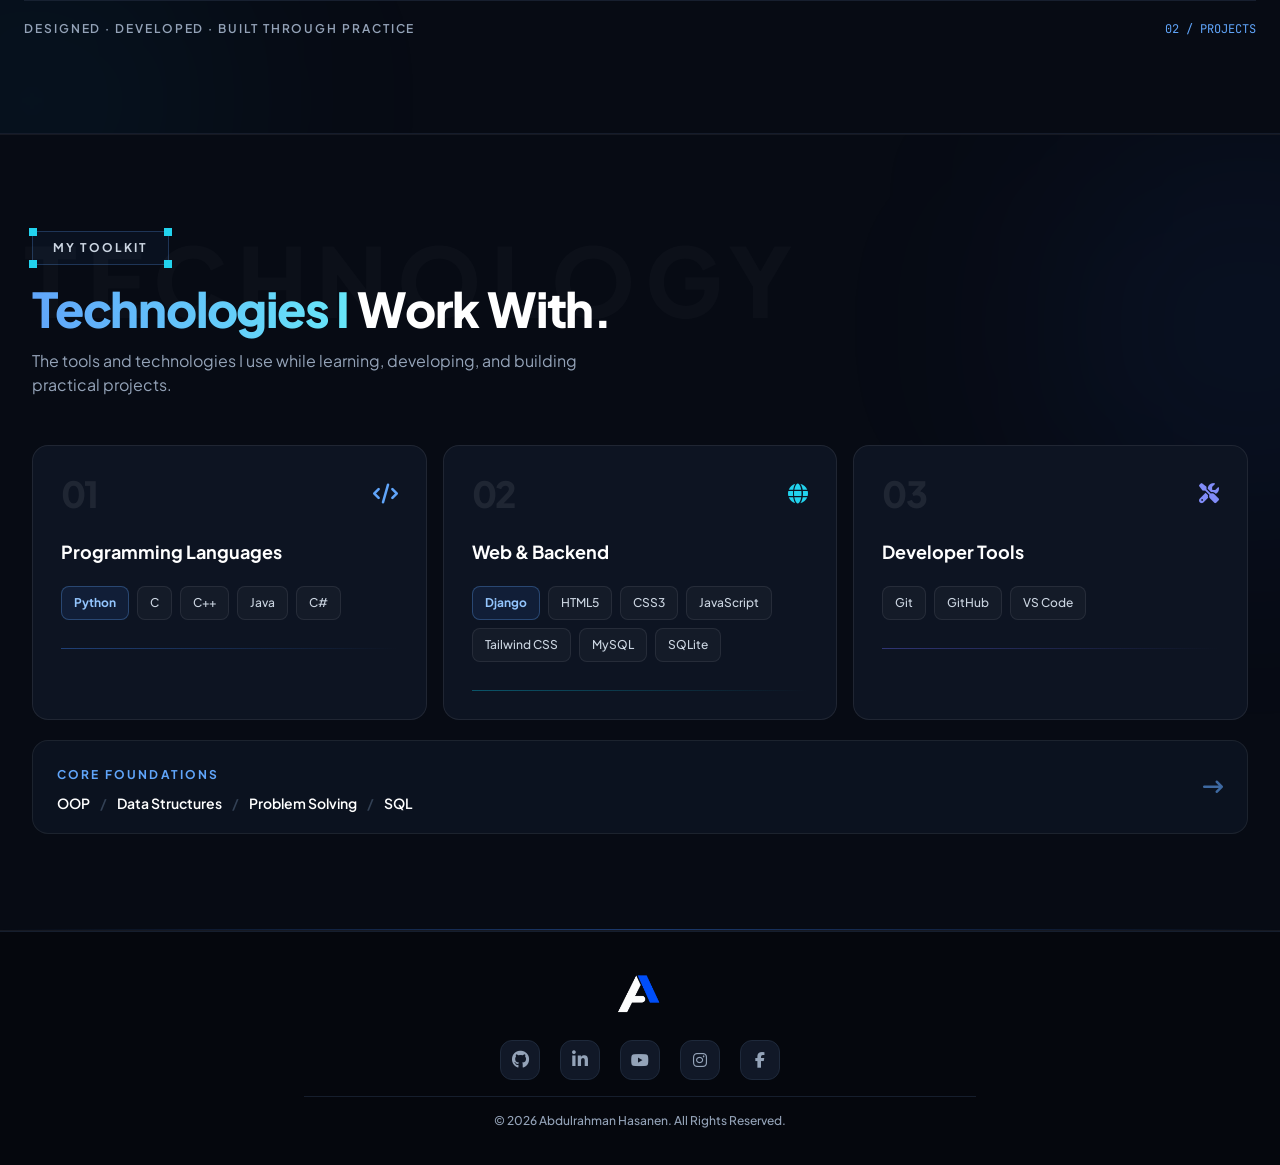
<file: about.html>
<!DOCTYPE html>
<html lang="en" class="scroll-smooth">

<head>
    <meta charset="UTF-8">
    <meta name="viewport" content="width=device-width, initial-scale=1.0">
    <title>About Me | Abdulrahman Hasanen</title>

    <!-- Font Awesome Icons -->
    <link rel="stylesheet" href="https://cdnjs.cloudflare.com/ajax/libs/font-awesome/6.5.1/css/all.min.css">


    <!-- SEO / sharing -->
    <meta name="description" content="About Abdulrahman Hasanen: Computer Science studies at Assiut University, coursework, project experience, and the technologies he works with.">
    <meta name="theme-color" content="#0B0D13">
    <link rel="canonical" href="https://abdulrahman-hasanen.github.io/abdulrahman-portfolio/about.html">
    <meta property="og:type" content="website">
    <meta property="og:site_name" content="Abdulrahman Hasanen">
    <meta property="og:title" content="About Me | Abdulrahman Hasanen">
    <meta property="og:description" content="About Abdulrahman Hasanen: Computer Science studies at Assiut University, coursework, project experience, and the technologies he works with.">
    <meta property="og:url" content="https://abdulrahman-hasanen.github.io/abdulrahman-portfolio/about.html">
    <meta property="og:image" content="https://abdulrahman-hasanen.github.io/abdulrahman-portfolio/assets/images/og-image.png">
    <meta name="twitter:card" content="summary_large_image">

    <!-- Favicon -->
    <link rel="icon" type="image/png" href="./assets/images/favicon.png">
    <link rel="icon" href="./assets/images/favicon.ico" sizes="48x48 32x32 16x16">
    <link rel="apple-touch-icon" href="./assets/images/apple-touch-icon.png">

    <link rel="stylesheet" href="./assets/css/navbar.css">
    <link rel="stylesheet" href="./assets/css/floating-actions.css">
    <link rel="stylesheet" href="./assets/css/scroll-reveal.css">

    <!-- Button Design System — loaded after Tailwind to allow intentional overrides -->
    <link rel="stylesheet" href="./assets/css/buttons.css">

    <!-- Tailwind (built locally, see README). Loaded last, same cascade the CDN build had. -->
    <link rel="stylesheet" href="./assets/css/tailwind.css">

    <!-- Google Fonts -->
    <link rel="preconnect" href="https://fonts.googleapis.com">
    <link rel="preconnect" href="https://fonts.gstatic.com" crossorigin>
    <link
        href="https://fonts.googleapis.com/css2?family=Plus+Jakarta+Sans:wght@300;400;500;600;700;800&family=JetBrains+Mono:wght@400;600&display=swap"
        rel="stylesheet">

</head>

<body class="bg-brand-dark text-slate-300 font-sans selection:bg-brand-blue selection:text-white antialiased">

    <a href="#main-content"
        class="sr-only focus:not-sr-only focus:fixed focus:left-4 focus:top-4 focus:z-[100] focus:rounded-lg focus:bg-brand-blue focus:px-4 focus:py-2 focus:text-sm focus:font-semibold focus:text-white">
        Skip to main content
    </a>

    <!-- Header / Navbar -->
    <header id="site-header" data-smart-header data-hidden="false"
        class="fixed inset-x-0 top-0 z-50 translate-y-0 opacity-100 transition-all duration-300 ease-out data-[hidden=true]:-translate-y-full data-[hidden=true]:opacity-0 data-[hidden=true]:pointer-events-none">
        <!-- Header Container -->
        <div id="header-shell" data-floating="false"
            class="mx-auto flex w-full max-w-7xl items-center justify-between gap-6 border border-transparent bg-transparent px-6 py-5 transition-all duration-300 ease-out data-[floating=true]:mt-3 data-[floating=true]:w-[calc(100%-2rem)] data-[floating=true]:max-w-6xl data-[floating=true]:rounded-2xl data-[floating=true]:border-blue-500/20 data-[floating=true]:bg-surface-2/90 data-[floating=true]:px-5 data-[floating=true]:py-3 data-[floating=true]:shadow-2xl data-[floating=true]:backdrop-blur-xl">

            <!-- Logo -->
            <a href="./index.html#home" class="group flex shrink-0 items-center"
                aria-label="Abdulrahman Hasanen - Home">
                <img width="240" height="180" src="./assets/images/logo.webp" alt="Abdulrahman Hasanen Logo"
                    class="block h-11 w-auto max-w-[150px] object-contain object-left">
            </a>

            <!-- Desktop Navigation -->
            <nav aria-label="Main navigation" class="hidden items-center gap-1 md:flex" aria-label="Main navigation">

                <a href="./index.html#home" data-nav="home"
                    class="rounded-full text-slate-300 hover:bg-blue-600/25 hover:text-white px-5 py-2.5 text-sm font-semibold transition-colors">
                    Home
                </a>

                <a href="./about.html" data-nav="about" aria-current="page"
                    class="rounded-full bg-blue-600/25 text-white px-5 py-2.5 text-sm font-medium transition-colors">
                    About
                </a>

                <a href="./index.html#projects" data-nav="projects"
                    class="rounded-full text-slate-300 hover:bg-blue-600/25 hover:text-white px-5 py-2.5 text-sm font-medium transition-colors">
                    Projects
                </a>

                <a href="./resources.html" data-nav="resources"
                    class="rounded-full text-slate-300 hover:bg-blue-600/25 hover:text-white px-5 py-2.5 text-sm font-medium transition-colors">
                    Resources
                </a>

            </nav>

            <!-- Contact Button -->
            <a href="./index.html#contact"
                class="group inline-flex items-center gap-3 rounded-full border border-blue-400/20 bg-[#080E1B] py-3 pl-2 pr-6 text-sm font-bold text-white shadow-lg shadow-black/20 transition-all duration-300 hover:bg-[#142746] hover:border-cyan-400/40 active:scale-[0.98] focus:outline-none focus:ring-2 focus:ring-cyan-400/50 disabled:cursor-not-allowed disabled:opacity-60">
                <i class="fa-regular fa-paper-plane text-blue-400"></i>
                Contact Me
            </a>

            <!-- Mobile Menu Button -->
            <button id="mobile-menu-toggle" type="button"
                class="flex h-11 w-11 flex-col items-center justify-center gap-[6px] rounded-xl border border-slate-700 bg-surface-3 transition-colors hover:border-blue-500 md:hidden"
                aria-label="Open navigation menu" aria-controls="mobile-menu" aria-expanded="false">
                <span class="h-[2px] w-5 rounded-full bg-white transition-all duration-300"></span>
                <span class="h-[2px] w-5 rounded-full bg-white transition-all duration-300"></span>
                <span class="h-[2px] w-3.5 rounded-full bg-white transition-all duration-300"></span>
            </button>

        </div>

        <!-- Mobile Navigation -->
        <div id="mobile-menu"
            class="absolute left-4 right-4 top-full mt-2 hidden overflow-hidden rounded-2xl border border-slate-700/80 bg-surface-2/95 p-3 shadow-2xl backdrop-blur-xl md:hidden">

            <nav class="flex flex-col gap-1" aria-label="Mobile navigation">

                <a href="./index.html#home" class="mobile-nav-link">
                    Home
                </a>

                <a href="./about.html" class="mobile-nav-link">
                    About
                </a>

                <a href="./index.html#projects" class="mobile-nav-link">
                    Projects
                </a>

                <a href="./resources.html" class="mobile-nav-link">
                    Resources
                </a>

                <a href="./index.html#contact" class="mobile-nav-link text-blue-400">
                    Contact Me <i class="fa-solid fa-arrow-up-right-from-square ml-2 text-xs"></i>
                </a>

            </nav>

        </div>

    </header>

    <!-- Main Content -->
    <main id="main-content" tabindex="-1" class="outline-none">
        <div class="about-page overflow-hidden bg-surface-0 text-white">

            <!-- =========================================================
     01. ABOUT HERO — MODERN DEVELOPER INTRO
========================================================= -->
            <section id="about-top" aria-labelledby="about-hero-title"
                class="about-hero relative isolate overflow-hidden bg-[#050914] pt-20 pb-12 text-white sm:pt-24 sm:pb-16 lg:min-h-[620px] lg:pt-24 lg:pb-14">

                <!-- Background Grid -->
                <div class="pointer-events-none absolute inset-0 opacity-[0.10] [background-image:linear-gradient(rgba(148,163,184,0.07)_1px,transparent_1px),linear-gradient(90deg,rgba(148,163,184,0.07)_1px,transparent_1px)] [background-size:52px_52px]"
                    aria-hidden="true"></div>


                <!-- Ambient Lighting -->
                <div class="pointer-events-none absolute -left-40 top-20 h-80 w-80 rounded-full bg-blue-600/[0.10] blur-[120px]"
                    aria-hidden="true"></div>

                <div class="pointer-events-none absolute right-[15%] top-10 h-96 w-96 rounded-full bg-indigo-600/[0.08] blur-[130px]"
                    aria-hidden="true"></div>


                <!-- Main Container -->
                <div
                    class="relative mx-auto grid max-w-7xl grid-cols-1 items-center gap-12 px-5 sm:px-8 lg:min-h-[480px] lg:grid-cols-[1.12fr_0.88fr] lg:gap-8">


                    <!-- =============================================
             LEFT: INTRODUCTION
        ============================================== -->
                    <div class="about-hero-content relative z-20 order-2 lg:order-1">

                        <!-- Eyebrow -->
                        <div
                            class="hero-enter hero-delay-1 relative mb-5 inline-flex items-center justify-center border border-blue-400/25 bg-blue-500/[0.05] px-5 py-2">

                            <span class="absolute -left-1 -top-1 h-2 w-2 bg-cyan-400"></span>
                            <span class="absolute -right-1 -top-1 h-2 w-2 bg-cyan-400"></span>
                            <span class="absolute -bottom-1 -left-1 h-2 w-2 bg-cyan-400"></span>
                            <span class="absolute -bottom-1 -right-1 h-2 w-2 bg-cyan-400"></span>

                            <span
                                class="relative z-10 text-xs font-bold uppercase tracking-[0.17em] text-slate-300">
                                COMPUTER SCIENCE STUDENT
                            </span>

                        </div>

                        <!-- Main Heading -->
                        <h1 id="about-hero-title" data-about-title
                            class="hero-enter hero-delay-2 about-hero-title max-w-2xl text-[clamp(2.8rem,5vw,4.5rem)] font-extrabold leading-[1.08] tracking-[-0.055em] text-white">

                            Hi, I'm

                            <span class="bg-gradient-to-r via-indigo-400 to-violet-400 bg-clip-text text-blue-400 ">
                                Abdulrahman.
                            </span>

                        </h1>

                        <!-- Introduction -->
                        <div class="hero-enter hero-delay-3 about-hero-copy mt-5 max-w-xl space-y-3">

                            <p class="text-sm leading-7 text-slate-300 sm:text-[15px]">

                                I'm a Computer Science student at
                                <strong class="font-semibold text-white">
                                    Assiut University
                                </strong>,
                                interested in software engineering, problem-solving,
                                and building practical applications.

                            </p>

                            <p class="text-[13px] leading-7 text-slate-400 sm:text-sm">

                                Through university coursework and personal projects,
                                I'm strengthening my programming foundations and
                                exploring different areas of software development.

                            </p>

                        </div>



                        <!-- Location / Education -->
                        <div
                            class="hero-enter hero-delay-4 mt-5 flex flex-wrap items-center gap-x-5 gap-y-2 text-xs font-medium text-slate-400">

                            <span class="inline-flex items-center gap-2">

                                <i class="fa-solid fa-location-dot text-blue-400"></i>

                                Assiut, Egypt

                            </span>

                            <span class="inline-flex items-center gap-2">

                                <i class="fa-solid fa-graduation-cap text-blue-400"></i>

                                Assiut University

                            </span>

                        </div>



                        <!-- Action Buttons -->
                        <div class="hero-enter hero-delay-5 about-hero-actions mt-7 flex flex-wrap items-center gap-3">

                            <!-- Primary Action -->
                            <a href="#about-projects" class="btn btn--primary btn--lg">

                                View My Work

                                <i class="fa-solid fa-arrow-up-right-from-square btn__icon"></i>

                            </a>


                            <!-- Download CV -->
                            <a href="./assets/files/Abdulrahman_Hasanen_Full_Stack_Intern_CV.pdf"
                                download="Abdulrahman_Hasanen_Full_Stack_Intern_CV.pdf"
                                class="btn btn--secondary btn--lg">

                                Download CV

                                <i class="fa-solid fa-download btn__icon"></i>

                            </a>

                        </div>

                    </div>




                    <!-- =============================================
             RIGHT: PROFILE VISUAL
             Reference-inspired cutout composition
        ============================================== -->
                    <div class="hero-visual-enter about-hero-visual group relative isolate order-1 mx-auto flex min-h-[390px] w-full max-w-[520px] items-end justify-center sm:min-h-[460px] lg:order-2 lg:min-h-[510px]"
                        data-about-tilt>

                        <!-- Decorative Dots -->
                        <div class="pointer-events-none absolute right-[5%] top-[8%] z-0 h-20 w-20 opacity-50 [background-image:radial-gradient(#94a3b8_1.2px,transparent_1.2px)] [background-size:12px_12px]"
                            aria-hidden="true"></div>


                        <!-- Main Gradient Circle -->
                        <div class="hero-glow pointer-events-none absolute bottom-[7%] left-1/2 z-0 aspect-square w-[76%] -translate-x-1/2 rounded-full bg-gradient-to-br from-violet-600 via-blue-600 to-indigo-950 shadow-[0_0_90px_rgba(79,70,229,0.25)] transition-transform duration-700 group-hover:scale-[1.04]"
                            aria-hidden="true"></div>


                        <!-- Circle Soft Outline -->
                        <div class="pointer-events-none absolute bottom-[4%] left-1/2 z-0 aspect-square w-[83%] -translate-x-1/2 rounded-full border border-blue-300/20"
                            aria-hidden="true"></div>


                        <!-- Profile Cutout -->
                        <div data-about-photo
                            class="absolute inset-x-0 bottom-0 z-10 flex h-[96%] -translate-y-4 items-end justify-center">

                            <img width="900" height="900" src="./assets/images/pro.webp" alt="Abdulrahman Hasanen" loading="eager"
                                fetchpriority="high" decoding="async" draggable="false" class="h-full w-full origin-bottom scale-[1.05] object-contain object-bottom
                    drop-shadow-[0_15px_30px_rgba(0,0,0,0.35)]
                    transition-transform duration-700 ease-out
                    group-hover:scale-[1.07]">

                        </div>


                        <!-- Floating Code Editor -->
                        <div
                            class="hero-float hero-float-slow absolute right-0 top-[42%] z-30 hidden w-[205px] overflow-hidden rounded-xl border border-slate-600/50 bg-[#090F1B]/95 shadow-[0_15px_45px_rgba(0,0,0,0.55)] backdrop-blur-xl transition-transform duration-500 group-hover:-translate-y-1 sm:block lg:right-[-2%] lg:w-[220px]">

                            <!-- Editor Header -->
                            <div class="flex items-center justify-between border-b border-slate-700/70 px-3 py-2.5">

                                <div class="flex items-center gap-2">

                                    <i class="fa-solid fa-code text-xs text-blue-400"></i>

                                    <span class="font-mono text-xs font-semibold text-slate-300">
                                        developer.py
                                    </span>

                                </div>

                                <div class="flex items-center gap-1.5">
                                    <span class="h-1.5 w-1.5 rounded-full bg-emerald-400"></span>
                                    <span class="text-[8px] text-slate-400">Online</span>
                                </div>

                            </div>


                            <!-- Code -->
                            <div class="overflow-hidden px-3 py-3 font-mono text-xs leading-[1.9] sm:text-xs">

                                <div>
                                    <span class="text-violet-400">student</span>
                                    <span class="text-slate-400"> = {</span>
                                </div>

                                <div class="pl-3">
                                    <span class="text-slate-400">"name":</span>
                                    <span class="text-emerald-300"> "Abdulrahman"</span>,
                                </div>

                                <div class="pl-3">
                                    <span class="text-slate-400">"field":</span>
                                    <span class="text-amber-300"> "Computer Science"</span>,
                                </div>

                                <div class="pl-3">
                                    <span class="text-slate-400">"interests":</span>
                                    <span class="text-blue-300"> ["Software", "Problem Solving"]</span>,
                                </div>

                                <div class="pl-3">
                                    <span class="text-slate-400">"focus":</span>
                                    <span class="text-emerald-300"> "Learning & Building"</span>
                                </div>

                                <div class="text-slate-400">
                                    };
                                </div>

                            </div>

                        </div>


                        <!-- Laptop Foreground -->
                        <div class="pointer-events-none absolute bottom-0 left-1/2 z-20 w-[70%] -translate-x-1/2"
                            aria-hidden="true">

                            <!-- Laptop Screen / Lid -->
                            <div
                                class="relative h-[48px] overflow-hidden rounded-t-xl border border-b-0 border-slate-600/50 bg-gradient-to-b from-[#202734] to-[#0B111B] shadow-[0_-8px_30px_rgba(0,0,0,0.35)] sm:h-[90px]">

                                <div class="absolute inset-x-0 top-0 h-px bg-white/10"></div>

                                <div
                                    class="absolute left-1/2 top-0.5 h-1 w-1 -translate-x-1/2 rounded-full bg-slate-500">
                                </div>

                            </div>

                            <!-- Laptop Base -->
                            <div
                                class="relative mx-[-3%] h-2 rounded-b-full border border-t-slate-500/50 border-slate-700/70 bg-gradient-to-b from-[#687386] to-[#1A2230] shadow-xl">
                            </div>

                        </div>


                        <!-- Floating Learning Badge -->
                        <div
                            class="hero-float hero-float-delay absolute left-[1%] top-[25%] z-30 hidden items-center gap-2 rounded-lg border border-blue-300/20 bg-[#0B1426]/95 px-3 py-2 shadow-xl backdrop-blur-md sm:flex">

                            <span class="h-1.5 w-1.5 rounded-full bg-cyan-400 shadow-[0_0_8px_#22d3ee]"></span>

                            <span class="font-mono text-[8px] font-bold tracking-wider text-blue-100">
                                ALWAYS LEARNING
                            </span>

                        </div>

                    </div>


                </div>






                <!-- Bottom Accent -->
                <div class="pointer-events-none absolute bottom-0 left-0 h-[2px] w-1/3 bg-gradient-to-r from-blue-600 via-indigo-500 to-transparent"
                    aria-hidden="true"></div>

            </section>


            <!-- =========================================
                 02. A FEW DETAILS
            ========================================== -->
            <section id="about-details"
                class="relative isolate overflow-hidden border-b border-slate-800/60 bg-surface-1 py-20 sm:py-24">

                <!-- Background Glow -->
                <div class="pointer-events-none absolute -left-32 top-10 h-72 w-72 rounded-full bg-blue-600/[0.08] blur-[110px]"
                    aria-hidden="true"></div>

                <div class="relative mx-auto max-w-7xl px-6">

                    <!-- Heading Content -->
                    <div class="relative mb-12 max-w-2xl" data-about-reveal="up">

                        <!-- Background Title -->
                        <span
                            class="pointer-events-none absolute -left-2 top-0 select-none whitespace-nowrap text-6xl font-black uppercase tracking-widest text-white/[0.025] sm:text-8xl"
                            aria-hidden="true">
                            ABOUT ME
                        </span>

                        <!-- Eyebrow -->
                        <div
                            class="relative mb-5 inline-flex items-center justify-center border border-blue-400/25 bg-blue-500/[0.05] px-5 py-2">

                            <span class="absolute -left-1 -top-1 h-2 w-2 bg-cyan-400"></span>
                            <span class="absolute -right-1 -top-1 h-2 w-2 bg-cyan-400"></span>
                            <span class="absolute -bottom-1 -left-1 h-2 w-2 bg-cyan-400"></span>
                            <span class="absolute -bottom-1 -right-1 h-2 w-2 bg-cyan-400"></span>

                            <span
                                class="relative z-10 text-xs font-bold uppercase tracking-[0.17em] text-slate-300">
                                A QUICK SNAPSHOT
                            </span>
                        </div>

                        <!-- Main Heading -->
                        <h2 class="relative text-3xl font-extrabold tracking-tight text-white sm:text-4xl lg:text-5xl">

                            <span class="bg-gradient-to-r from-blue-400 to-cyan-300 bg-clip-text text-transparent">
                                A Little
                            </span>

                            About Me

                        </h2>

                        <p class="mt-4 max-w-xl text-sm leading-7 text-slate-400 sm:text-base">
                            A few details about my academic journey, where I come from, and the goals I'm working
                            toward.
                        </p>

                    </div>

                    <!-- Details Grid -->
                    <div class="grid grid-cols-1 gap-4 sm:grid-cols-3">

                        <!-- Academic Year -->
                        <article
                            class="group relative overflow-hidden border border-slate-800/80 bg-[#0B1220] p-7 transition-all duration-500 hover:-translate-y-1 hover:border-blue-400/40"
                            data-about-reveal="up" data-about-delay="0">

                            <!-- Top Accent -->
                            <div
                                class="absolute left-0 top-0 h-[2px] w-12 bg-gradient-to-r from-blue-500 to-cyan-300 transition-all duration-500 group-hover:w-full">
                            </div>

                            <!-- Background Number -->
                            <span
                                class="pointer-events-none absolute -right-2 top-5 text-8xl font-black leading-none text-white/[0.025] transition-colors duration-500 group-hover:text-blue-400/[0.06]">
                                03
                            </span>

                            <div class="relative z-10">

                                <span class="text-xs font-bold uppercase tracking-[0.18em] text-cyan-400">
                                    ACADEMIC YEAR
                                </span>

                                <div class="mt-8 flex items-baseline gap-1">
                                    <span class="text-5xl font-black tracking-tight text-white"
                                        data-count-up="3">3</span>
                                    <span class="text-lg font-bold text-blue-400">rd</span>
                                </div>

                                <div class="mt-5 h-px w-full bg-slate-800"></div>

                                <p class="mt-4 text-sm text-slate-400">
                                    Computer Science Student
                                </p>

                            </div>
                        </article>

                        <!-- Graduation -->
                        <article
                            class="group relative overflow-hidden border border-slate-800/80 bg-[#0B1220] p-7 transition-all duration-500 hover:-translate-y-1 hover:border-blue-400/40"
                            data-about-reveal="up" data-about-delay="100">

                            <div
                                class="absolute left-0 top-0 h-[2px] w-12 bg-gradient-to-r from-blue-500 to-cyan-300 transition-all duration-500 group-hover:w-full">
                            </div>

                            <span
                                class="pointer-events-none absolute -right-2 top-5 text-8xl font-black leading-none text-white/[0.025] transition-colors duration-500 group-hover:text-blue-400/[0.06]">
                                28
                            </span>

                            <div class="relative z-10">

                                <span class="text-xs font-bold uppercase tracking-[0.18em] text-cyan-400">
                                    EXPECTED GRADUATION
                                </span>

                                <div class="mt-8">
                                    <span class="text-5xl font-black tracking-tight text-white"
                                        data-count-up="2028">2028</span>
                                </div>

                                <div class="mt-5 h-px w-full bg-slate-800"></div>

                                <p class="mt-4 text-sm text-slate-400">
                                    Assiut University
                                </p>

                            </div>
                        </article>

                        <!-- Location -->
                        <article
                            class="group relative overflow-hidden border border-slate-800/80 bg-[#0B1220] p-7 transition-all duration-500 hover:-translate-y-1 hover:border-blue-400/40"
                            data-about-reveal="up" data-about-delay="200">

                            <div
                                class="absolute left-0 top-0 h-[2px] w-12 bg-gradient-to-r from-blue-500 to-cyan-300 transition-all duration-500 group-hover:w-full">
                            </div>

                            <span
                                class="pointer-events-none absolute -right-2 top-5 text-8xl font-black leading-none text-white/[0.025] transition-colors duration-500 group-hover:text-blue-400/[0.06]">
                                EG
                            </span>

                            <div class="relative z-10">

                                <span class="text-xs font-bold uppercase tracking-[0.18em] text-cyan-400">
                                    BASED IN
                                </span>

                                <div class="mt-8">
                                    <span class="text-5xl font-black tracking-tight text-white">
                                        Assiut<span class="text-blue-400">.</span>
                                    </span>
                                </div>

                                <div class="mt-5 h-px w-full bg-slate-800"></div>

                                <p class="mt-4 text-sm text-slate-400">
                                    Egypt · Open to opportunities
                                </p>

                            </div>
                        </article>

                    </div>
                </div>
            </section>





            <!-- =========================================
         02. MY BACKGROUND
    ========================================== -->
            <section id="background"
                class="relative overflow-hidden border-b border-slate-800/60 bg-surface-2 py-20 lg:py-24">

                <!-- Subtle Background Glow -->
                <div class="pointer-events-none absolute -left-40 top-20 h-72 w-72 rounded-full bg-blue-600/10 blur-[100px]"
                    aria-hidden="true">
                </div>

                <div class="pointer-events-none absolute -bottom-40 -right-40 h-80 w-80 rounded-full bg-blue-500/10 blur-[110px]"
                    aria-hidden="true">
                </div>


                <div class="relative mx-auto max-w-7xl px-6">

                    <div class="grid grid-cols-1 gap-14 md:grid-cols-2 md:gap-16">


                        <!-- =====================================
                     LEFT: EDUCATION
                ====================================== -->
                        <div data-reveal="up">

                            <!-- Heading -->
                            <div class="flex items-center gap-3 border-b border-slate-800/80 pb-5">

                                <span
                                    class="flex h-10 w-10 items-center justify-center rounded-xl border border-blue-400/20 bg-blue-500/10 text-blue-400">
                                    <i class="fa-solid fa-graduation-cap text-lg"></i>
                                </span>

                                <div>
                                    <h2 class="text-xl font-extrabold tracking-tight text-white sm:text-2xl">
                                        Education
                                    </h2>

                                    <p
                                        class="mt-1 text-xs font-semibold uppercase tracking-[0.16em] text-slate-400">
                                        Academic Background
                                    </p>
                                </div>

                            </div>


                            <!-- Education Timeline -->
                            <div class="relative mt-8 space-y-9
                    
                        before:absolute
                        before:bottom-3
                        before:left-[7px]
                        before:top-2
                        before:w-px
                        before:bg-gradient-to-b
                        before:from-blue-500/80
                        before:via-blue-500/40
                        before:to-transparent
                    ">


                                <!-- University -->
                                <article data-reveal="up" data-reveal-delay="0" class="relative pl-10">

                                    <span
                                        class="absolute left-0 top-1.5 h-4 w-4 rounded-full border-[3px] border-surface-2 bg-blue-500 shadow-[0_0_14px_rgba(59,130,246,0.55)]"></span>

                                    <h3 class="text-base font-bold leading-snug text-white">
                                        Assiut University
                                    </h3>

                                    <p class="mt-2 text-sm leading-6 text-slate-400">
                                        Faculty of Computers and Information
                                        <span class="text-slate-600">·</span>
                                        Computer Science
                                    </p>

                                    <div
                                        class="mt-5 inline-flex items-center gap-2 text-sm font-semibold text-blue-400">
                                        <i class="fa-regular fa-calendar text-xs"></i>
                                        <span>Expected Graduation: 2028</span>
                                    </div>

                                    <p class="mt-2 text-xs text-slate-400">
                                        Currently in my third year.
                                    </p>

                                </article>


                                <!-- Programming Fundamentals -->
                                <article data-reveal="up" data-reveal-delay="120" class="relative pl-10">

                                    <span
                                        class="absolute left-0 top-1.5 h-4 w-4 rounded-full border-[3px] border-surface-2 bg-blue-500 shadow-[0_0_14px_rgba(59,130,246,0.55)]"></span>

                                    <h3 class="text-base font-bold leading-snug text-white">
                                        Programming & CS Fundamentals
                                    </h3>

                                    <p class="mt-2 text-sm leading-6 text-slate-400">
                                        Programming with C, C++, and Java, alongside
                                        Object-Oriented Programming (OOP), Data Structures,
                                        and Problem-Solving fundamentals.
                                    </p>

                                    <div
                                        class="mt-5 inline-flex items-center gap-2 text-sm font-semibold text-blue-400">
                                        <i class="fa-solid fa-code text-xs"></i>
                                        <span>Programming Coursework</span>
                                    </div>

                                    <p class="mt-2 text-xs text-slate-400">
                                        Understanding programming concepts, code structure,
                                        and working with data.
                                    </p>

                                </article>


                                <!-- Software Engineering -->
                                <article data-reveal="up" data-reveal-delay="240" class="relative pl-10">

                                    <span
                                        class="absolute left-0 top-1.5 h-4 w-4 rounded-full border-[3px] border-surface-2 bg-blue-500 shadow-[0_0_14px_rgba(59,130,246,0.55)]"></span>

                                    <h3 class="text-base font-bold leading-snug text-white">
                                        Software Engineering & Visual Programming
                                    </h3>

                                    <p class="mt-2 text-sm leading-6 text-slate-400">
                                        Studying Software Engineering concepts and
                                        building desktop interfaces using C# and
                                        Windows Forms.
                                    </p>

                                    <div
                                        class="mt-5 inline-flex items-center gap-2 text-sm font-semibold text-blue-400">
                                        <i class="fa-solid fa-laptop-code text-xs"></i>
                                        <span>C# · Windows Forms</span>
                                    </div>

                                    <p class="mt-2 text-xs text-slate-400">
                                        Working with GUI controls and event-driven programming.
                                    </p>

                                </article>


                                <!-- Computer Networks -->
                                <article data-reveal="up" data-reveal-delay="360" class="relative pl-10">

                                    <span
                                        class="absolute left-0 top-1.5 h-4 w-4 rounded-full border-[3px] border-surface-2 bg-blue-500 shadow-[0_0_14px_rgba(59,130,246,0.55)]"></span>

                                    <h3 class="text-base font-bold leading-snug text-white">
                                        Computer Networks
                                    </h3>

                                    <p class="mt-2 text-sm leading-6 text-slate-400">
                                        Learning networking fundamentals, HTTP,
                                        DNS, and email communication protocols.
                                    </p>

                                    <div
                                        class="mt-5 inline-flex items-center gap-2 text-sm font-semibold text-blue-400">
                                        <i class="fa-solid fa-network-wired text-xs"></i>
                                        <span>Networking Coursework</span>
                                    </div>

                                    <p class="mt-2 text-xs text-slate-400">
                                        Understanding how applications communicate
                                        over computer networks.
                                    </p>

                                </article>

                            </div>


                        </div>



                        <!-- =====================================
                     RIGHT: PROJECT EXPERIENCE
                ====================================== -->
                        <div data-reveal="up" data-reveal-delay="120">

                            <!-- Heading -->
                            <div class="flex items-center gap-3 border-b border-slate-800/80 pb-5">

                                <span
                                    class="flex h-10 w-10 items-center justify-center rounded-xl border border-blue-400/20 bg-blue-500/10 text-blue-400">
                                    <i class="fa-solid fa-briefcase text-lg"></i>
                                </span>

                                <div>
                                    <h2 class="text-xl font-extrabold tracking-tight text-white sm:text-2xl">
                                        Experience
                                    </h2>

                                    <p
                                        class="mt-1 text-xs font-semibold uppercase tracking-[0.16em] text-slate-400">
                                        Project-Based Work
                                    </p>
                                </div>

                            </div>



                            <!-- Experience Timeline -->
                            <div class="relative mt-8 space-y-9
    
                        before:absolute
                        before:bottom-3
                        before:left-[7px]
                        before:top-2
                        before:w-px
                        before:bg-gradient-to-b
                        before:from-blue-500/80
                        before:via-blue-500/40
                        before:to-transparent
                    ">


                                <!-- Project 01 -->
                                <article data-reveal="up" data-reveal-delay="0" class="relative pl-10">

                                    <!-- Timeline Dot -->
                                    <span
                                        class="absolute left-0 top-1.5 h-4 w-4 rounded-full border-[3px] border-surface-2 bg-blue-500 shadow-[0_0_14px_rgba(59,130,246,0.55)]"></span>


                                    <div>

                                        <h3 class="text-base font-bold leading-snug text-white">
                                            Al-Husseiny Contracting Website
                                        </h3>

                                        <p class="mt-2 text-sm leading-6 text-slate-400">
                                            Front-End Developer
                                        </p>


                                        <div
                                            class="mt-5 inline-flex items-center gap-2 text-sm font-semibold text-blue-400">

                                            <i class="fa-solid fa-code text-xs"></i>

                                            <span>
                                                HTML5 · CSS3 · JavaScript
                                            </span>

                                        </div>

                                        <p class="mt-2 text-xs text-slate-400">
                                            Building a responsive company website.
                                        </p>

                                    </div>

                                </article>



                                <!-- Project 02 -->
                                <article data-reveal="up" data-reveal-delay="120" class="relative pl-10">

                                    <!-- Timeline Dot -->
                                    <span
                                        class="absolute left-0 top-1.5 h-4 w-4 rounded-full border-[3px] border-surface-2 bg-blue-500 shadow-[0_0_14px_rgba(59,130,246,0.55)]"></span>


                                    <div>

                                        <h3 class="text-base font-bold leading-snug text-white">
                                            Personal Developer Portfolio
                                        </h3>

                                        <p class="mt-2 text-sm leading-6 text-slate-400">
                                            Full-Stack Web Development
                                        </p>


                                        <div
                                            class="mt-5 inline-flex items-center gap-2 text-sm font-semibold text-blue-400">

                                            <i class="fa-solid fa-code text-xs"></i>

                                            <span>
                                                Python · Django · SQLite
                                            </span>

                                        </div>

                                        <p class="mt-2 text-xs text-slate-400">
                                            Developing a dynamic, database-driven portfolio.
                                        </p>

                                    </div>

                                </article>



                                <!-- Project 03 -->
                                <article data-reveal="up" data-reveal-delay="240" class="relative pl-10">

                                    <!-- Timeline Dot -->
                                    <span
                                        class="absolute left-0 top-1.5 h-4 w-4 rounded-full border-[3px] border-surface-2 bg-blue-500 shadow-[0_0_14px_rgba(59,130,246,0.55)]"></span>


                                    <div>

                                        <h3 class="text-base font-bold leading-snug text-white">
                                            CenterPlus Echo
                                        </h3>

                                        <p class="mt-2 text-sm leading-6 text-slate-400">
                                            Desktop Application Project
                                        </p>


                                        <div
                                            class="mt-5 inline-flex items-center gap-2 text-sm font-semibold text-blue-400">

                                            <i class="fa-solid fa-desktop text-xs"></i>

                                            <span>
                                                Electron · JavaScript · npm
                                            </span>

                                        </div>

                                        <p class="mt-2 text-xs text-slate-400">
                                            Working with desktop application technologies.
                                        </p>

                                    </div>

                                </article>



                            </div>

                        </div>


                    </div>

                </div>

            </section>


            <!-- =========================================================
     03. PROJECT SHOWCASE
========================================================= -->
            <section id="about-projects"
                class="relative isolate overflow-hidden border-y border-slate-800/60 bg-surface-1 py-16 sm:py-20 lg:py-24">

                <!-- Ambient Background -->
                <div class="pointer-events-none absolute -right-40 top-20 h-96 w-96 rounded-full bg-blue-600/[0.09] blur-[120px]"
                    aria-hidden="true"></div>

                <div class="pointer-events-none absolute -bottom-40 -left-40 h-96 w-96 rounded-full bg-sky-500/[0.06] blur-[120px]"
                    aria-hidden="true"></div>



                <div class="relative mx-auto max-w-7xl px-5 sm:px-6">


                    <!-- Section Heading -->
                    <div data-reveal="up"
                        class="mb-10 flex flex-col justify-between gap-6 md:mb-12 md:flex-row md:items-end">

                        <!-- Heading Content -->
                        <div class="max-w-2xl">
                            <span
                                class="pointer-events-none absolute -left-2 top-0 select-none whitespace-nowrap text-6xl font-black uppercase tracking-widest text-white/[0.025] sm:text-8xl"
                                aria-hidden="true">
                                PROJECTS
                            </span>


                            <!-- Eyebrow -->
                            <div
                                class="relative mb-5 inline-flex items-center justify-center border border-blue-400/25 bg-blue-500/[0.05] px-5 py-2">

                                <span class="absolute -left-1 -top-1 h-2 w-2 bg-cyan-400"></span>
                                <span class="absolute -right-1 -top-1 h-2 w-2 bg-cyan-400"></span>
                                <span class="absolute -bottom-1 -left-1 h-2 w-2 bg-cyan-400"></span>
                                <span class="absolute -bottom-1 -right-1 h-2 w-2 bg-cyan-400"></span>

                                <span
                                    class="relative z-10 text-xs font-bold uppercase tracking-[0.17em] text-slate-300">
                                    SELECTED WORK
                                </span>

                            </div>



                            <!-- Main Heading -->
                            <h2
                                class="relative text-3xl font-extrabold tracking-tight text-white sm:text-4xl lg:text-5xl">

                                <span class="bg-gradient-to-r from-blue-400 to-cyan-300 bg-clip-text text-transparent">
                                    Projects I've
                                </span>

                                Built

                            </h2>

                            <p class="mt-4 max-w-xl text-sm leading-7 text-slate-400 sm:text-base">

                                A collection of personal and academic projects where I apply what I learn, explore
                                different
                                technologies, and build practical applications.

                            </p>

                        </div>



                        <!-- Projects Counter -->
                        <div
                            class="flex items-center gap-4 self-start rounded-xl border border-blue-400/15 bg-surface-3/70 px-4 py-3 md:self-auto">

                            <div
                                class="flex h-11 w-11 items-center justify-center rounded-lg bg-blue-500/10 text-lg text-blue-400">

                                <i class="fa-solid fa-folder-open"></i>

                            </div>


                            <div>

                                <div class="font-mono text-2xl font-extrabold leading-none text-white">

                                    <span data-project-count>02</span>

                                </div>

                                <span
                                    class="mt-2 block text-[8px] font-bold uppercase tracking-[0.16em] text-slate-400">

                                    PUBLISHED PROJECTS

                                </span>

                            </div>

                        </div>

                    </div>



                    <!-- Projects Grid -->
                    <div id="projects-container" class="grid grid-cols-1 gap-6 md:grid-cols-2 xl:grid-cols-3"><noscript><p class="col-span-full text-sm text-slate-400">Projects load with JavaScript. You can also see them on <a class="text-blue-400 underline" href="https://github.com/abdulrahman-hasanen">GitHub</a>.</p></noscript>
                        <!-- Project cards rendered dynamically via assets/js/projects.js -->
                    </div>



                    <!-- Bottom Section Note -->


                    <div
                        class="mt-9 flex flex-wrap items-center justify-between gap-3 border-t border-slate-800/70 pt-5">

                        <span class="text-xs font-semibold uppercase tracking-[0.16em] text-slate-400">

                            DESIGNED · DEVELOPED · BUILT THROUGH PRACTICE

                        </span>

                        <span class="font-mono text-xs text-blue-400">

                            <span data-project-count>02</span> / PROJECTS

                        </span>

                    </div>




                </div>

            </section>





            <!-- =========================================================
         04. TECHNICAL SKILLS
    ========================================================= -->
            <section id="technologies"
                class="relative isolate overflow-hidden border-y border-white/[0.06] bg-surface-1 py-20 sm:py-24">

                <!-- Background Glow -->
                <div class="pointer-events-none absolute -right-40 top-0 h-96 w-96 rounded-full bg-blue-600/[0.08] blur-[120px]"
                    aria-hidden="true"></div>

                <div class="relative mx-auto max-w-7xl px-5 sm:px-8">

                    <!-- Section Heading -->
                    <div data-reveal="up" class="relative mb-10 max-w-3xl md:mb-12">

                        <!-- Background Watermark -->
                        <span
                            class="pointer-events-none absolute -left-2 top-0 select-none whitespace-nowrap text-6xl font-black uppercase tracking-widest text-white/[0.025] sm:text-8xl"
                            aria-hidden="true">
                            TECHNOLOGY
                        </span>

                        <!-- Eyebrow -->
                        <div
                            class="relative mb-5 inline-flex items-center justify-center border border-blue-400/25 bg-blue-500/[0.05] px-5 py-2">

                            <span class="absolute -left-1 -top-1 h-2 w-2 bg-cyan-400"></span>
                            <span class="absolute -right-1 -top-1 h-2 w-2 bg-cyan-400"></span>
                            <span class="absolute -bottom-1 -left-1 h-2 w-2 bg-cyan-400"></span>
                            <span class="absolute -bottom-1 -right-1 h-2 w-2 bg-cyan-400"></span>

                            <span
                                class="relative z-10 text-xs font-bold uppercase tracking-[0.17em] text-slate-300">
                                MY TOOLKIT
                            </span>

                        </div>

                        <!-- Main Heading -->
                        <h2 class="relative text-3xl font-extrabold tracking-tight text-white sm:text-4xl lg:text-5xl">

                            <span class="bg-gradient-to-r from-blue-400 to-cyan-300 bg-clip-text text-transparent">
                                Technologies I
                            </span>

                            Work With.

                        </h2>

                        <!-- Description -->
                        <p class="relative mt-4 max-w-xl text-sm leading-7 text-slate-400 sm:text-base">

                            The tools and technologies I use while learning,
                            developing, and building practical projects.

                        </p>

                    </div>


                    <!-- Skills Grid -->
                    <div class="grid grid-cols-1 gap-4 md:grid-cols-2 xl:grid-cols-3">


                        <!-- 01: Languages -->
                        <article data-reveal="left"
                            class="group relative overflow-hidden rounded-2xl border border-white/[0.08] bg-[#0D1422] p-6 transition-all duration-300 hover:-translate-y-1 hover:border-blue-400/30 hover:bg-[#111C30] sm:p-7">

                            <div class="flex items-center justify-between">

                                <span
                                    class="text-4xl font-black tracking-tighter text-white/[0.08] transition-colors group-hover:text-blue-400/20">
                                    01
                                </span>

                                <i class="fa-solid fa-code text-xl text-blue-400"></i>

                            </div>

                            <h3 class="mt-6 text-lg font-bold text-white">
                                Programming Languages
                            </h3>

                            <div class="mt-5 flex flex-wrap gap-2">

                                <span
                                    class="rounded-lg border border-blue-400/30 bg-blue-500/10 px-3 py-2 text-xs font-bold text-blue-300">
                                    Python
                                </span>

                                <span
                                    class="rounded-lg border border-white/[0.08] bg-white/[0.03] px-3 py-2 text-xs font-medium text-slate-300">C</span>

                                <span
                                    class="rounded-lg border border-white/[0.08] bg-white/[0.03] px-3 py-2 text-xs font-medium text-slate-300">C++</span>

                                <span
                                    class="rounded-lg border border-white/[0.08] bg-white/[0.03] px-3 py-2 text-xs font-medium text-slate-300">Java</span>

                                <span
                                    class="rounded-lg border border-white/[0.08] bg-white/[0.03] px-3 py-2 text-xs font-medium text-slate-300">C#</span>

                            </div>

                            <div class="mt-7 h-px w-full bg-gradient-to-r from-blue-500/40 to-transparent"></div>

                        </article>



                        <!-- 02: Web & Backend -->
                        <article data-reveal="up" data-reveal-delay="100"
                            class="group relative overflow-hidden rounded-2xl border border-white/[0.08] bg-[#0D1422] p-6 transition-all duration-300 hover:-translate-y-1 hover:border-blue-400/30 hover:bg-[#111C30] sm:p-7">

                            <div class="flex items-center justify-between">

                                <span
                                    class="text-4xl font-black tracking-tighter text-white/[0.08] transition-colors group-hover:text-blue-400/20">
                                    02
                                </span>

                                <i class="fa-solid fa-globe text-xl text-cyan-400"></i>

                            </div>

                            <h3 class="mt-6 text-lg font-bold text-white">
                                Web & Backend
                            </h3>

                            <div class="mt-5 flex flex-wrap gap-2">

                                <span
                                    class="rounded-lg border border-blue-400/30 bg-blue-500/10 px-3 py-2 text-xs font-bold text-blue-300">
                                    Django
                                </span>

                                <span
                                    class="rounded-lg border border-white/[0.08] bg-white/[0.03] px-3 py-2 text-xs font-medium text-slate-300">HTML5</span>

                                <span
                                    class="rounded-lg border border-white/[0.08] bg-white/[0.03] px-3 py-2 text-xs font-medium text-slate-300">CSS3</span>

                                <span
                                    class="rounded-lg border border-white/[0.08] bg-white/[0.03] px-3 py-2 text-xs font-medium text-slate-300">JavaScript</span>

                                <span
                                    class="rounded-lg border border-white/[0.08] bg-white/[0.03] px-3 py-2 text-xs font-medium text-slate-300">Tailwind
                                    CSS</span>

                                <span
                                    class="rounded-lg border border-white/[0.08] bg-white/[0.03] px-3 py-2 text-xs font-medium text-slate-300">MySQL</span>

                                <span
                                    class="rounded-lg border border-white/[0.08] bg-white/[0.03] px-3 py-2 text-xs font-medium text-slate-300">SQLite</span>

                            </div>

                            <div class="mt-7 h-px w-full bg-gradient-to-r from-cyan-500/40 to-transparent"></div>

                        </article>



                        <!-- 03: Developer Tools -->
                        <article data-reveal="right" data-reveal-delay="200"
                            class="group relative overflow-hidden rounded-2xl border border-white/[0.08] bg-[#0D1422] p-6 transition-all duration-300 hover:-translate-y-1 hover:border-blue-400/30 hover:bg-[#111C30] sm:p-7 md:col-span-2 xl:col-span-1">

                            <div class="flex items-center justify-between">

                                <span
                                    class="text-4xl font-black tracking-tighter text-white/[0.08] transition-colors group-hover:text-blue-400/20">
                                    03
                                </span>

                                <i class="fa-solid fa-screwdriver-wrench text-xl text-indigo-400"></i>

                            </div>

                            <h3 class="mt-6 text-lg font-bold text-white">
                                Developer Tools
                            </h3>

                            <div class="mt-5 flex flex-wrap gap-2">

                                <span
                                    class="rounded-lg border border-white/[0.08] bg-white/[0.03] px-3 py-2 text-xs font-medium text-slate-300">
                                    Git
                                </span>

                                <span
                                    class="rounded-lg border border-white/[0.08] bg-white/[0.03] px-3 py-2 text-xs font-medium text-slate-300">
                                    GitHub
                                </span>

                                <span
                                    class="rounded-lg border border-white/[0.08] bg-white/[0.03] px-3 py-2 text-xs font-medium text-slate-300">
                                    VS Code
                                </span>

                            </div>

                            <div class="mt-7 h-px w-full bg-gradient-to-r from-indigo-500/40 to-transparent"></div>

                        </article>

                    </div>


                    <!-- Foundations -->
                    <div data-reveal="up"
                        class="mt-5 flex flex-col gap-4 rounded-2xl border border-white/[0.07] bg-[#0D1422]/80 px-6 py-5 sm:flex-row sm:items-center sm:justify-between">

                        <div>
                            <span class="text-xs font-bold uppercase tracking-[0.18em] text-blue-400">
                                Core Foundations
                            </span>

                            <p class="mt-2 text-sm font-semibold text-white">
                                OOP <span class="mx-2 text-slate-700">/</span>
                                Data Structures <span class="mx-2 text-slate-700">/</span>
                                Problem Solving <span class="mx-2 text-slate-700">/</span>
                                SQL
                            </p>
                        </div>

                        <i class="fa-solid fa-arrow-right-long hidden text-xl text-blue-400/60 sm:block"></i>

                    </div>

                </div>


                <!-- Bottom Accent -->
                <div class="pointer-events-none absolute bottom-0 left-0 h-px w-full bg-gradient-to-r from-transparent via-blue-500/40 to-transparent"
                    aria-hidden="true"></div>

            </section>


        </div>
    </main>

    <!-- Footer -->
    <footer class="border-t border-slate-800/70 bg-surface-0">

        <div class="mx-auto flex max-w-7xl flex-col items-center px-6 py-9">

            <!-- Logo -->
            <a href="./index.html#home" aria-label="Abdulrahman Hasanen Home"
                class="inline-flex items-center justify-center">
                <img width="240" height="180" src="./assets/images/logo.webp" alt="Abdulrahman Hasanen"
                    class="block h-12 w-auto max-w-[160px] object-contain" loading="lazy">
            </a>

            <!-- Social Accounts -->
            <div class="mt-6 flex items-center justify-center gap-5">

                <!-- GitHub -->
                <a href="https://github.com/abdulrahman-hasanen" target="_blank" rel="noopener noreferrer"
                    aria-label="GitHub" title="GitHub"
                    class="flex h-10 w-10 items-center justify-center rounded-xl border border-slate-800 bg-[#111827] text-slate-400 transition-all duration-300 hover:border-blue-500/50 hover:bg-blue-600/10 hover:text-white">
                    <i class="fa-brands fa-github text-lg"></i>
                </a>

                <!-- LinkedIn -->
                <a href="https://www.linkedin.com/in/abdulrahman-hasanen" target="_blank" rel="noopener noreferrer"
                    aria-label="LinkedIn" title="LinkedIn"
                    class="flex h-10 w-10 items-center justify-center rounded-xl border border-slate-800 bg-[#111827] text-slate-400 transition-all duration-300 hover:border-blue-500/50 hover:bg-blue-600/10 hover:text-blue-400">
                    <i class="fa-brands fa-linkedin-in text-lg"></i>
                </a>

                <!-- YouTube -->
                <a href="https://youtube.com/@abdulrahman-hasanen" target="_blank" rel="noopener noreferrer"
                    aria-label="YouTube" title="YouTube"
                    class="flex h-10 w-10 items-center justify-center rounded-xl border border-slate-800 bg-[#111827] text-slate-400 transition-all duration-300 hover:border-blue-500/50 hover:bg-blue-600/10 hover:text-white">
                    <i class="fa-brands fa-youtube text-base"></i>
                </a>

                <!-- Instagram -->
                <a href="https://instagram.com/abdulrahman.hasanen" target="_blank" rel="noopener noreferrer"
                    aria-label="Instagram" title="Instagram"
                    class="flex h-10 w-10 items-center justify-center rounded-xl border border-slate-800 bg-[#111827] text-slate-400 transition-all duration-300 hover:border-blue-500/50 hover:bg-blue-600/10 hover:text-white">
                    <i class="fa-brands fa-instagram text-base"></i>
                </a>

                <!-- Facebook -->
                <a href="https://facebook.com/abdulrahman.hasanen" target="_blank" rel="noopener noreferrer"
                    aria-label="Facebook" title="Facebook"
                    class="flex h-10 w-10 items-center justify-center rounded-xl border border-slate-800 bg-[#111827] text-slate-400 transition-all duration-300 hover:border-blue-500/50 hover:bg-blue-600/10 hover:text-white">
                    <i class="fa-brands fa-facebook-f text-base"></i>
                </a>

            </div>

            <!-- Divider -->
            <div class="my-4 h-px w-full max-w-2xl bg-slate-800/70"></div>

            <!-- Copyright -->
            <p class="text-center text-xs font-medium text-slate-400">
                © 2026 Abdulrahman Hasanen. All Rights Reserved.
            </p>

        </div>

    </footer>

    <!-- Floating Actions -->
    <div id="floating-actions" class="fixed bottom-5 right-5 z-[60] flex flex-col items-center gap-3">

        <!-- Back To Top -->
        <button id="back-to-top" type="button" disabled aria-label="Back to top" aria-hidden="true" data-visible="false"
            class="floating-action group relative flex h-12 w-12
            translate-y-3 pointer-events-none items-center justify-center
            rounded-2xl border border-blue-500/30 bg-surface-3/95
            text-blue-400 opacity-0 shadow-xl shadow-black/30
            backdrop-blur-xl transition-all duration-300
            hover:-translate-y-1 hover:border-blue-400
            hover:bg-blue-600 hover:text-white
            data-[visible=true]:pointer-events-auto
            data-[visible=true]:translate-y-0
            data-[visible=true]:opacity-100">
            <i class="fa-solid fa-arrow-up text-lg"></i>
        </button>

        <!-- Telegram -->
        <a href="https://t.me/AbdulrahmanHasanen" target="_blank" rel="noopener noreferrer"
            aria-label="Contact me on Telegram" title="Chat with me on Telegram" class="floating-action group relative flex h-14 w-14
            items-center justify-center rounded-2xl
            border border-sky-300/20 bg-[#229ED9]
            text-white shadow-xl shadow-sky-500/20
            transition-all duration-300
            hover:-translate-y-1 hover:scale-105
            hover:bg-[#168AC4] hover:shadow-sky-500/40">
            <i class="fa-brands fa-telegram text-3xl"></i>
        </a>

    </div>

    <!-- Scripts -->
    <script src="./assets/js/navbar.js" defer></script>
    <script src="./assets/js/floating-actions.js" defer></script>
    <script src="./assets/js/scroll-reveal.js" defer></script>
    <script src="./assets/js/projects-data.js" defer></script>
    <script src="./assets/js/projects.js" defer></script>
    <script src="./assets/js/about.js" defer></script>


</body>

</html>
</file>
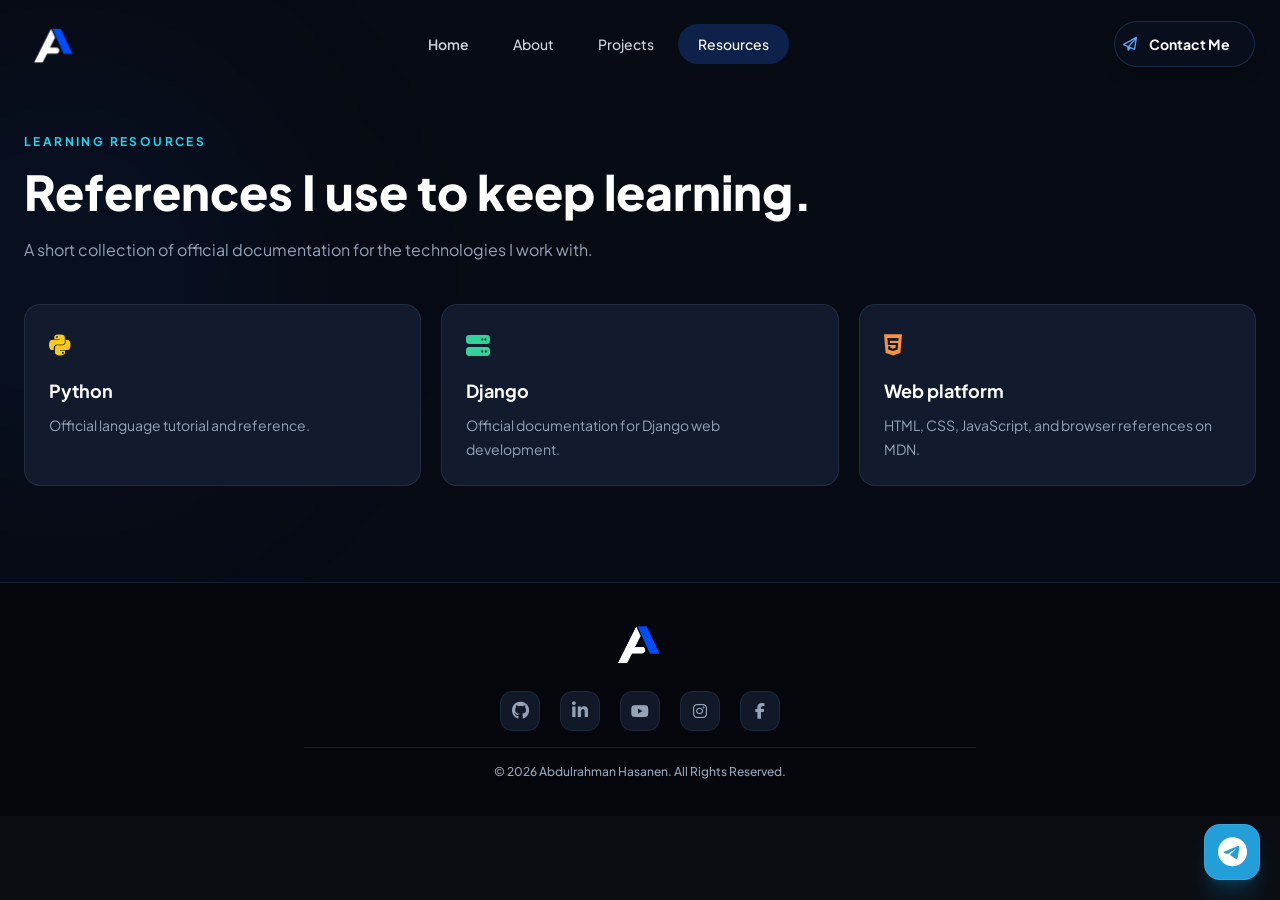
<file: resources.html>
<!DOCTYPE html>
<html lang="en" class="scroll-smooth">

<head>
    <meta charset="UTF-8">
    <meta name="viewport" content="width=device-width, initial-scale=1.0">
    <title>Resources | Abdulrahman Hasanen</title>

    <!-- Font Awesome Icons -->
    <link rel="stylesheet" href="https://cdnjs.cloudflare.com/ajax/libs/font-awesome/6.5.1/css/all.min.css">


    <!-- SEO / sharing -->
    <meta name="description"
        content="Official documentation Abdulrahman Hasanen uses to keep learning: Python, Django, and the web platform.">
    <meta name="theme-color" content="#0B0D13">
    <link rel="canonical" href="https://abdulrahman-hasanen.github.io/abdulrahman-portfolio/resources.html">
    <meta property="og:type" content="website">
    <meta property="og:site_name" content="Abdulrahman Hasanen">
    <meta property="og:title" content="Resources | Abdulrahman Hasanen">
    <meta property="og:description"
        content="Official documentation Abdulrahman Hasanen uses to keep learning: Python, Django, and the web platform.">
    <meta property="og:url" content="https://abdulrahman-hasanen.github.io/abdulrahman-portfolio/resources.html">
    <meta property="og:image" content="https://abdulrahman-hasanen.github.io/abdulrahman-portfolio/assets/images/og-image.png">
    <meta name="twitter:card" content="summary_large_image">

    <!-- Favicon -->
    <link rel="icon" type="image/png" href="./assets/images/favicon.png">
    <link rel="icon" href="./assets/images/favicon.ico" sizes="48x48 32x32 16x16">
    <link rel="apple-touch-icon" href="./assets/images/apple-touch-icon.png">

    <link rel="stylesheet" href="./assets/css/navbar.css">
    <link rel="stylesheet" href="./assets/css/floating-actions.css">
    <link rel="stylesheet" href="./assets/css/scroll-reveal.css">

    <!-- Button Design System — loaded after Tailwind to allow intentional overrides -->
    <link rel="stylesheet" href="./assets/css/buttons.css">

    <!-- Tailwind (built locally, see README). Loaded last, same cascade the CDN build had. -->
    <link rel="stylesheet" href="./assets/css/tailwind.css">

    <!-- Google Fonts -->
    <link rel="preconnect" href="https://fonts.googleapis.com">
    <link rel="preconnect" href="https://fonts.gstatic.com" crossorigin>
    <link
        href="https://fonts.googleapis.com/css2?family=Plus+Jakarta+Sans:wght@300;400;500;600;700;800&family=JetBrains+Mono:wght@400;600&display=swap"
        rel="stylesheet">

</head>

<body class="bg-brand-dark text-slate-300 font-sans selection:bg-brand-blue selection:text-white antialiased">

    <a href="#main-content"
        class="sr-only focus:not-sr-only focus:fixed focus:left-4 focus:top-4 focus:z-[100] focus:rounded-lg focus:bg-brand-blue focus:px-4 focus:py-2 focus:text-sm focus:font-semibold focus:text-white">
        Skip to main content
    </a>

    <!-- Header / Navbar -->
    <header id="site-header" data-smart-header data-hidden="false"
        class="fixed inset-x-0 top-0 z-50 translate-y-0 opacity-100 transition-all duration-300 ease-out data-[hidden=true]:-translate-y-full data-[hidden=true]:opacity-0 data-[hidden=true]:pointer-events-none">
        <!-- Header Container -->
        <div id="header-shell" data-floating="false"
            class="mx-auto flex w-full max-w-7xl items-center justify-between gap-6 border border-transparent bg-transparent px-6 py-5 transition-all duration-300 ease-out data-[floating=true]:mt-3 data-[floating=true]:w-[calc(100%-2rem)] data-[floating=true]:max-w-6xl data-[floating=true]:rounded-2xl data-[floating=true]:border-blue-500/20 data-[floating=true]:bg-surface-2/90 data-[floating=true]:px-5 data-[floating=true]:py-3 data-[floating=true]:shadow-2xl data-[floating=true]:backdrop-blur-xl">

            <!-- Logo -->
            <a href="./index.html#home" class="group flex shrink-0 items-center"
                aria-label="Abdulrahman Hasanen - Home">
                <img width="240" height="180" src="./assets/images/logo.webp" alt="Abdulrahman Hasanen Logo"
                    class="block h-11 w-auto max-w-[150px] object-contain object-left">
            </a>

            <!-- Desktop Navigation -->
            <nav aria-label="Main navigation" class="hidden items-center gap-1 md:flex" aria-label="Main navigation">

                <a href="./index.html#home" data-nav="home"
                    class="rounded-full text-slate-300 hover:bg-blue-600/25 hover:text-white px-5 py-2.5 text-sm font-semibold transition-colors">
                    Home
                </a>

                <a href="./about.html" data-nav="about"
                    class="rounded-full text-slate-300 hover:bg-blue-600/25 hover:text-white px-5 py-2.5 text-sm font-medium transition-colors">
                    About
                </a>

                <a href="./index.html#projects" data-nav="projects"
                    class="rounded-full text-slate-300 hover:bg-blue-600/25 hover:text-white px-5 py-2.5 text-sm font-medium transition-colors">
                    Projects
                </a>

                <a href="./resources.html" data-nav="resources" aria-current="page"
                    class="rounded-full bg-blue-600/25 text-white px-5 py-2.5 text-sm font-medium transition-colors">
                    Resources
                </a>

            </nav>

            <!-- Contact Button -->
            <a href="./index.html#contact"
                class="group inline-flex items-center gap-3 rounded-full border border-blue-400/20 bg-[#080E1B] py-3 pl-2 pr-6 text-sm font-bold text-white shadow-lg shadow-black/20 transition-all duration-300 hover:bg-[#142746] hover:border-cyan-400/40 active:scale-[0.98] focus:outline-none focus:ring-2 focus:ring-cyan-400/50 disabled:cursor-not-allowed disabled:opacity-60">
                <i class="fa-regular fa-paper-plane text-blue-400"></i>
                Contact Me
            </a>

            <!-- Mobile Menu Button -->
            <button id="mobile-menu-toggle" type="button"
                class="flex h-11 w-11 flex-col items-center justify-center gap-[6px] rounded-xl border border-slate-700 bg-surface-3 transition-colors hover:border-blue-500 md:hidden"
                aria-label="Open navigation menu" aria-controls="mobile-menu" aria-expanded="false">
                <span class="h-[2px] w-5 rounded-full bg-white transition-all duration-300"></span>
                <span class="h-[2px] w-5 rounded-full bg-white transition-all duration-300"></span>
                <span class="h-[2px] w-3.5 rounded-full bg-white transition-all duration-300"></span>
            </button>

        </div>

        <!-- Mobile Navigation -->
        <div id="mobile-menu"
            class="absolute left-4 right-4 top-full mt-2 hidden overflow-hidden rounded-2xl border border-slate-700/80 bg-surface-2/95 p-3 shadow-2xl backdrop-blur-xl md:hidden">

            <nav class="flex flex-col gap-1" aria-label="Mobile navigation">

                <a href="./index.html#home" class="mobile-nav-link">
                    Home
                </a>

                <a href="./about.html" class="mobile-nav-link">
                    About
                </a>

                <a href="./index.html#projects" class="mobile-nav-link">
                    Projects
                </a>

                <a href="./resources.html" class="mobile-nav-link">
                    Resources
                </a>

                <a href="./index.html#contact" class="mobile-nav-link text-blue-400">
                    Contact Me <i class="fa-solid fa-arrow-up-right-from-square ml-2 text-xs"></i>
                </a>

            </nav>

        </div>

    </header>

    <!-- Main Content -->
    <main id="main-content" tabindex="-1" class="outline-none">
        <section class="relative overflow-hidden bg-surface-1 px-6 pb-20 pt-32 lg:pb-24">
            <div
                class="pointer-events-none absolute -left-32 top-20 h-96 w-96 rounded-full bg-blue-600/[0.08] blur-[120px]">
            </div>
            <div class="relative mx-auto max-w-7xl">
                <span class="text-xs font-bold uppercase tracking-[0.2em] text-cyan-400">Learning Resources</span>
                <h1 class="mt-4 text-4xl font-extrabold text-white sm:text-5xl">
                    References I use to keep learning.
                </h1>
                <p class="mt-5 max-w-2xl leading-7 text-slate-400">
                    A short collection of official documentation for the technologies I work with.
                </p>

                <div class="mt-10 grid gap-5 sm:grid-cols-2 lg:grid-cols-3">
                    <a href="https://docs.python.org/3/" target="_blank" rel="noopener noreferrer"
                        class="group rounded-2xl border border-slate-700/50 bg-surface-3 p-6 transition-colors hover:border-blue-500/60">
                        <i class="fa-brands fa-python text-2xl text-yellow-400"></i>
                        <h2 class="mt-4 text-lg font-bold text-white group-hover:text-blue-300">Python</h2>
                        <p class="mt-2 text-sm leading-6 text-slate-400">Official language tutorial and reference.</p>
                    </a>
                    <a href="https://docs.djangoproject.com/en/stable/" target="_blank" rel="noopener noreferrer"
                        class="group rounded-2xl border border-slate-700/50 bg-surface-3 p-6 transition-colors hover:border-blue-500/60">
                        <i class="fa-solid fa-server text-2xl text-emerald-400"></i>
                        <h2 class="mt-4 text-lg font-bold text-white group-hover:text-blue-300">Django</h2>
                        <p class="mt-2 text-sm leading-6 text-slate-400">Official documentation for Django web
                            development.</p>
                    </a>
                    <a href="https://developer.mozilla.org/en-US/docs/Web" target="_blank" rel="noopener noreferrer"
                        class="group rounded-2xl border border-slate-700/50 bg-surface-3 p-6 transition-colors hover:border-blue-500/60">
                        <i class="fa-brands fa-html5 text-2xl text-orange-400"></i>
                        <h2 class="mt-4 text-lg font-bold text-white group-hover:text-blue-300">Web platform</h2>
                        <p class="mt-2 text-sm leading-6 text-slate-400">HTML, CSS, JavaScript, and browser references
                            on MDN.</p>
                    </a>
                </div>
            </div>
        </section>
    </main>

    <!-- Footer -->
    <footer class="border-t border-slate-800/70 bg-surface-0">

        <div class="mx-auto flex max-w-7xl flex-col items-center px-6 py-9">

            <!-- Logo -->
            <a href="./index.html#home" aria-label="Abdulrahman Hasanen Home"
                class="inline-flex items-center justify-center">
                <img width="240" height="180" src="./assets/images/logo.webp" alt="Abdulrahman Hasanen"
                    class="block h-12 w-auto max-w-[160px] object-contain" loading="lazy">
            </a>

            <!-- Social Accounts -->
            <div class="mt-6 flex items-center justify-center gap-5">

                <!-- GitHub -->
                <a href="https://github.com/abdulrahman-hasanen" target="_blank" rel="noopener noreferrer"
                    aria-label="GitHub" title="GitHub"
                    class="flex h-10 w-10 items-center justify-center rounded-xl border border-slate-800 bg-[#111827] text-slate-400 transition-all duration-300 hover:border-blue-500/50 hover:bg-blue-600/10 hover:text-white">
                    <i class="fa-brands fa-github text-lg"></i>
                </a>

                <!-- LinkedIn -->
                <a href="https://www.linkedin.com/in/abdulrahman-hasanen" target="_blank" rel="noopener noreferrer"
                    aria-label="LinkedIn" title="LinkedIn"
                    class="flex h-10 w-10 items-center justify-center rounded-xl border border-slate-800 bg-[#111827] text-slate-400 transition-all duration-300 hover:border-blue-500/50 hover:bg-blue-600/10 hover:text-blue-400">
                    <i class="fa-brands fa-linkedin-in text-lg"></i>
                </a>

                <!-- YouTube -->
                <a href="https://youtube.com/@abdulrahman-hasanen" target="_blank" rel="noopener noreferrer"
                    aria-label="YouTube" title="YouTube"
                    class="flex h-10 w-10 items-center justify-center rounded-xl border border-slate-800 bg-[#111827] text-slate-400 transition-all duration-300 hover:border-blue-500/50 hover:bg-blue-600/10 hover:text-white">
                    <i class="fa-brands fa-youtube text-base"></i>
                </a>

                <!-- Instagram -->
                <a href="https://instagram.com/abdulrahman.hasanen" target="_blank" rel="noopener noreferrer"
                    aria-label="Instagram" title="Instagram"
                    class="flex h-10 w-10 items-center justify-center rounded-xl border border-slate-800 bg-[#111827] text-slate-400 transition-all duration-300 hover:border-blue-500/50 hover:bg-blue-600/10 hover:text-white">
                    <i class="fa-brands fa-instagram text-base"></i>
                </a>

                <!-- Facebook -->
                <a href="https://facebook.com/abdulrahman.hasanen" target="_blank" rel="noopener noreferrer"
                    aria-label="Facebook" title="Facebook"
                    class="flex h-10 w-10 items-center justify-center rounded-xl border border-slate-800 bg-[#111827] text-slate-400 transition-all duration-300 hover:border-blue-500/50 hover:bg-blue-600/10 hover:text-white">
                    <i class="fa-brands fa-facebook-f text-base"></i>
                </a>

            </div>

            <!-- Divider -->
            <div class="my-4 h-px w-full max-w-2xl bg-slate-800/70"></div>

            <!-- Copyright -->
            <p class="text-center text-xs font-medium text-slate-400">
                © 2026 Abdulrahman Hasanen. All Rights Reserved.
            </p>

        </div>

    </footer>

    <!-- Floating Actions -->
    <div id="floating-actions" class="fixed bottom-5 right-5 z-[60] flex flex-col items-center gap-3">

        <!-- Back To Top -->
        <button id="back-to-top" type="button" disabled aria-label="Back to top" aria-hidden="true" data-visible="false"
            class="floating-action group relative flex h-12 w-12
            translate-y-3 pointer-events-none items-center justify-center
            rounded-2xl border border-blue-500/30 bg-surface-3/95
            text-blue-400 opacity-0 shadow-xl shadow-black/30
            backdrop-blur-xl transition-all duration-300
            hover:-translate-y-1 hover:border-blue-400
            hover:bg-blue-600 hover:text-white
            data-[visible=true]:pointer-events-auto
            data-[visible=true]:translate-y-0
            data-[visible=true]:opacity-100">
            <i class="fa-solid fa-arrow-up text-lg"></i>
        </button>

        <!-- Telegram -->
        <a href="https://t.me/AbdulrahmanHasanen" target="_blank" rel="noopener noreferrer"
            aria-label="Contact me on Telegram" title="Chat with me on Telegram" class="floating-action group relative flex h-14 w-14
            items-center justify-center rounded-2xl
            border border-sky-300/20 bg-[#229ED9]
            text-white shadow-xl shadow-sky-500/20
            transition-all duration-300
            hover:-translate-y-1 hover:scale-105
            hover:bg-[#168AC4] hover:shadow-sky-500/40">
            <i class="fa-brands fa-telegram text-3xl"></i>
        </a>

    </div>

    <!-- Scripts -->
    <script src="./assets/js/navbar.js" defer></script>
    <script src="./assets/js/floating-actions.js" defer></script>
    <script src="./assets/js/scroll-reveal.js" defer></script>

</body>

</html>
</file>
<file: assets/css/navbar.css>
/* =====================================================
   NAVBAR COMPONENT - CUSTOM ENHANCEMENTS
===================================================== */

/* Smooth navigation between page sections */
html {
    scroll-behavior: smooth;
    scroll-padding-top: 6rem;
}

/* Accessibility: respect reduced-motion preferences */
@media (prefers-reduced-motion: reduce) {
    html {
        scroll-behavior: auto;
    }
}
</file>
<file: assets/css/floating-actions.css>
/* =====================================================
   FLOATING ACTIONS
===================================================== */

.floating-action:focus-visible {
    outline: 2px solid #22D3EE;
    outline-offset: 4px;
}

@media (prefers-reduced-motion: reduce) {
    .floating-action {
        transition: none !important;
    }
}
</file>
<file: assets/css/scroll-reveal.css>
/* =========================================================
   HERO ANIMATIONS
========================================================= */

/* Entry Animation */
@keyframes heroFadeUp {
    from {
        opacity: 0;
        translate: 0 22px;
    }

    to {
        opacity: 1;
        translate: 0 0;
    }
}

.hero-enter {
    opacity: 0;
    animation: heroFadeUp 750ms cubic-bezier(0.16, 1, 0.3, 1) both;
}

/* Staggered Delays */
.hero-delay-1 {
    animation-delay: 80ms;
}

.hero-delay-2 {
    animation-delay: 160ms;
}

.hero-delay-3 {
    animation-delay: 240ms;
}

.hero-delay-4 {
    animation-delay: 320ms;
}

.hero-delay-5 {
    animation-delay: 400ms;
}

.hero-delay-6 {
    animation-delay: 480ms;
}

.hero-delay-7 {
    animation-delay: 560ms;
}

.hero-delay-8 {
    animation-delay: 640ms;
}


/* Portrait Entrance */
@keyframes heroVisualReveal {
    from {
        opacity: 0;
        translate: 0 18px;
        scale: 0.96;
    }

    to {
        opacity: 1;
        translate: 0 0;
        scale: 1;
    }
}

.hero-visual-enter {
    opacity: 0;
    animation: heroVisualReveal 1000ms cubic-bezier(0.16, 1, 0.3, 1) 200ms both;
}


/* Floating Badges */
@keyframes heroFloat {

    0%,
    100% {
        translate: 0 0;
    }

    50% {
        translate: 0 -7px;
    }
}

.hero-float {
    animation: heroFloat 5s ease-in-out infinite;
}

.hero-float-delay {
    animation-delay: 900ms;
}

.hero-float-slow {
    animation-duration: 6.5s;
    animation-delay: 500ms;
}


/* Main Abstract Shape */
@keyframes heroGlow {

    0%,
    100% {
        opacity: 1;
        filter: saturate(1);
    }

    50% {
        opacity: 0.82;
        filter: saturate(1.15);
    }
}

.hero-glow {
    animation: heroGlow 7s ease-in-out infinite;
}


/* Accessibility */
@media (prefers-reduced-motion: reduce) {

    .hero-enter,
    .hero-visual-enter,
    .hero-float,
    .hero-glow {
        animation: none !important;
        opacity: 1 !important;
        translate: none !important;
        scale: none !important;
        filter: none !important;
    }
}

/* =========================================================
   SCROLL REVEAL
========================================================= */

html.js-reveal-ready [data-reveal] {
    opacity: 0;
    will-change: opacity, translate;
}

@keyframes revealUp {
    from {
        opacity: 0;
        translate: 0 28px;
    }

    to {
        opacity: 1;
        translate: 0 0;
    }
}

@keyframes revealLeft {
    from {
        opacity: 0;
        translate: -28px 0;
    }

    to {
        opacity: 1;
        translate: 0 0;
    }
}

@keyframes revealRight {
    from {
        opacity: 0;
        translate: 28px 0;
    }

    to {
        opacity: 1;
        translate: 0 0;
    }
}

html.js-reveal-ready [data-reveal][data-revealed="true"] {
    animation-duration: 750ms;
    animation-timing-function: cubic-bezier(0.16, 1, 0.3, 1);
    animation-delay: var(--reveal-delay, 0ms);
    animation-fill-mode: both;
}

html.js-reveal-ready [data-reveal="up"][data-revealed="true"] {
    animation-name: revealUp;
}

html.js-reveal-ready [data-reveal="left"][data-revealed="true"] {
    animation-name: revealLeft;
}

html.js-reveal-ready [data-reveal="right"][data-revealed="true"] {
    animation-name: revealRight;
}

@media (prefers-reduced-motion: reduce) {
    html.js-reveal-ready [data-reveal] {
        opacity: 1 !important;
        translate: none !important;
        animation: none !important;
    }
}
</file>
<file: assets/css/buttons.css>
/* ========================================
   BUTTONS COMPONENT
======================================== */

.btn {
    position: relative;
    isolation: isolate;
    overflow: hidden;

    display: inline-flex;
    align-items: center;
    justify-content: center;
    gap: 0.65rem;

    padding: 0.8rem 1.4rem;
    border: 1px solid transparent;
    border-radius: 0.75rem;

    font: inherit;
    font-size: 0.95rem;
    font-weight: 600;
    line-height: 1.4;

    text-align: center;
    text-decoration: none !important;
    white-space: nowrap;

    cursor: pointer;
    transition:
        transform 0.25s ease,
        background 0.25s ease,
        border-color 0.25s ease,
        box-shadow 0.25s ease,
        color 0.25s ease;
}

/* Primary Button */

.btn--primary {
    color: #ffffff !important;
    background: linear-gradient(135deg, #2563eb, #4f46e5);
    box-shadow: 0 6px 20px rgba(37, 99, 235, 0.2);
}

.btn--primary:hover {
    color: #ffffff !important;
    transform: translateY(-3px);
    box-shadow: 0 10px 28px rgba(37, 99, 235, 0.35);
}

/* Secondary Button */

.btn--secondary {
    color: #60a5fa !important;
    background: rgba(37, 99, 235, 0.08);
    border-color: rgba(96, 165, 250, 0.4);
}

.btn--secondary:hover {
    color: #ffffff !important;
    background: rgba(37, 99, 235, 0.2);
    border-color: #60a5fa;
    transform: translateY(-2px);
}

/* Ghost Button */

.btn--ghost {
    color: #cbd5e1 !important;
    background: transparent;
    border-color: transparent;
}

.btn--ghost:hover {
    color: #ffffff !important;
    background: rgba(148, 163, 184, 0.1);
}

/* Sizes */

.btn--sm {
    padding: 0.55rem 1rem;
    font-size: 0.85rem;
}

.btn--md {
    padding: 0.7rem 1.2rem;
}

.btn--lg {
    padding: 0.9rem 1.6rem;
    font-size: 1rem;
}

/* Icon */

.btn__icon {
    display: inline-flex;
    align-items: center;
    justify-content: center;
    transition: transform 0.25s ease;
}

.btn:hover .btn__icon {
    transform: translateX(4px);
}

/* Focus & Disabled */

.btn:focus-visible {
    outline: 3px solid rgba(96, 165, 250, 0.6);
    outline-offset: 4px;
}

.btn:disabled,
.btn[aria-disabled="true"] {
    opacity: 0.5;
    cursor: not-allowed;
    pointer-events: none;
    transform: none;
    box-shadow: none;
}

/* Reduced Motion */

@media (prefers-reduced-motion: reduce) {

    .btn,
    .btn__icon {
        transition: none;
    }
}
</file>
